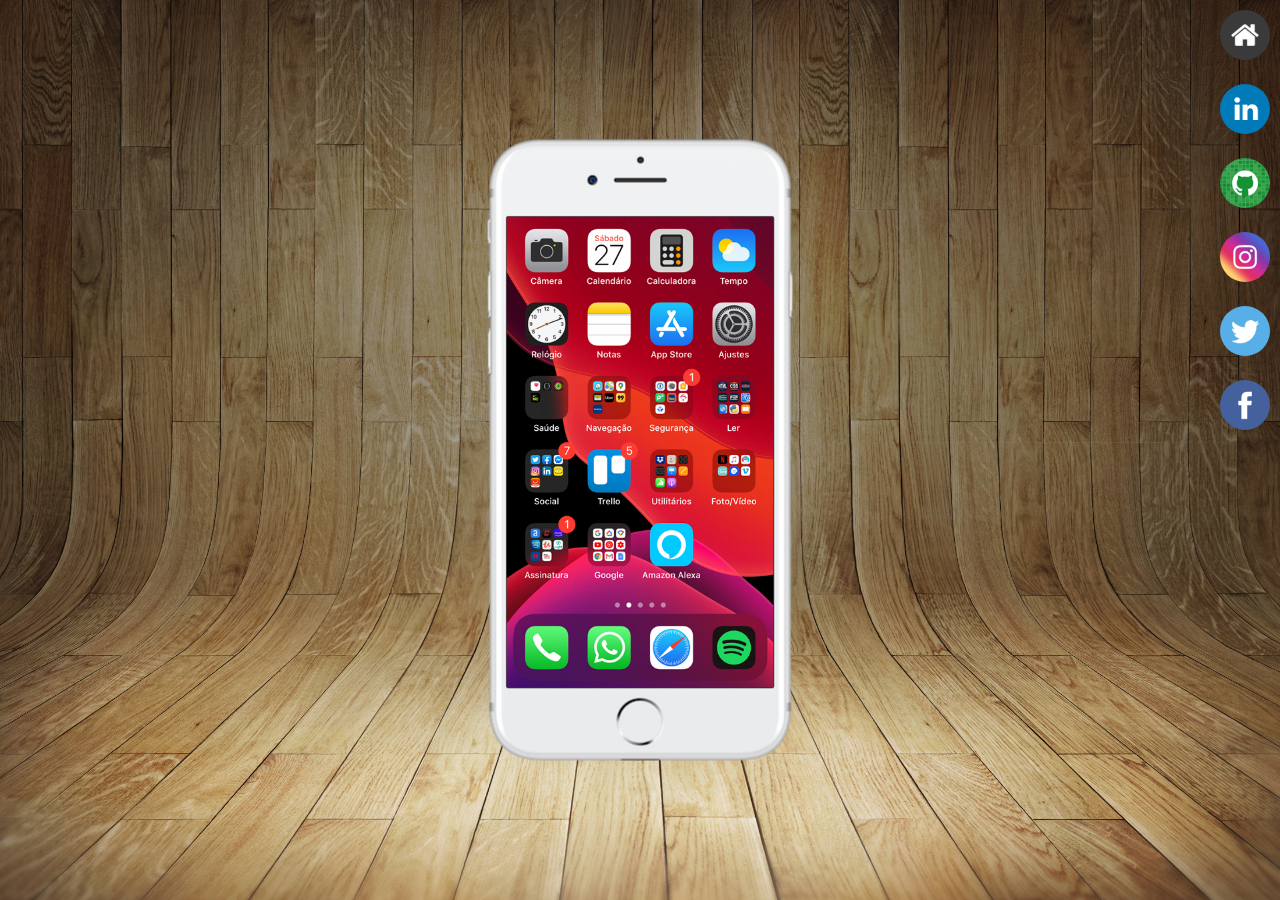
<file: index.html>
<!DOCTYPE html>
<html lang="pt-br">
<head>
    <meta charset="UTF-8">
    <meta name="viewport" content="width=device-width, initial-scale=1.0">
    <link rel="shortcut icon" href="assets/images/favicon.ico" type="image/x-icon">
    <link rel="stylesheet" href="assets/styles/style.css">
    <title>Wendel | Redes sociais</title>
</head>
<body>
    <main>
        <img id="scroll" width="150px" src="assets/images/scroll2.gif" alt="scrolle" >

        <section id="telefone">
            <iframe id="tela" src="home.html" name="tela" frameborder="0"></iframe>
        </section>
        <section id="redes-sociais">
            <!--Target vai para o iframa de 'name' tela criado acima-->
            <a href="home.html" onclick="clicar2()" target="tela"><img src="assets/images/logo-home.jpg" alt="Home"></a><br>
            <a href="linkedin.html" onclick="clicar()" target="tela" id="linkedin"><img src="assets/images/logo-linkedin.png" alt="Linkedin"></a><br>
            <a href="github.html" onclick="clicar()" target="tela"><img src="assets/images/logo-github.jpg" alt="Github"></a><br>
            <a href="instagram.html" onclick="clicar()" target="tela"><img src="assets/images/logo-instagram.jpg" alt="Instagram"></a><br>
            <a href="twitter.html" onclick="clicar()" target="tela"><img src="assets/images/logo-twitter.jpg" alt="Twitter"></a><br>
            <a href="facebook.html" onclick="clicar()" onclick="clicar()" target="tela"><img src="assets/images/logo-facebook.jpg" alt="Facebook"></a><br>
        </section>
    </main>
    <script src="assets/scripts/script.js"></script>
</body>
</html>
</file>
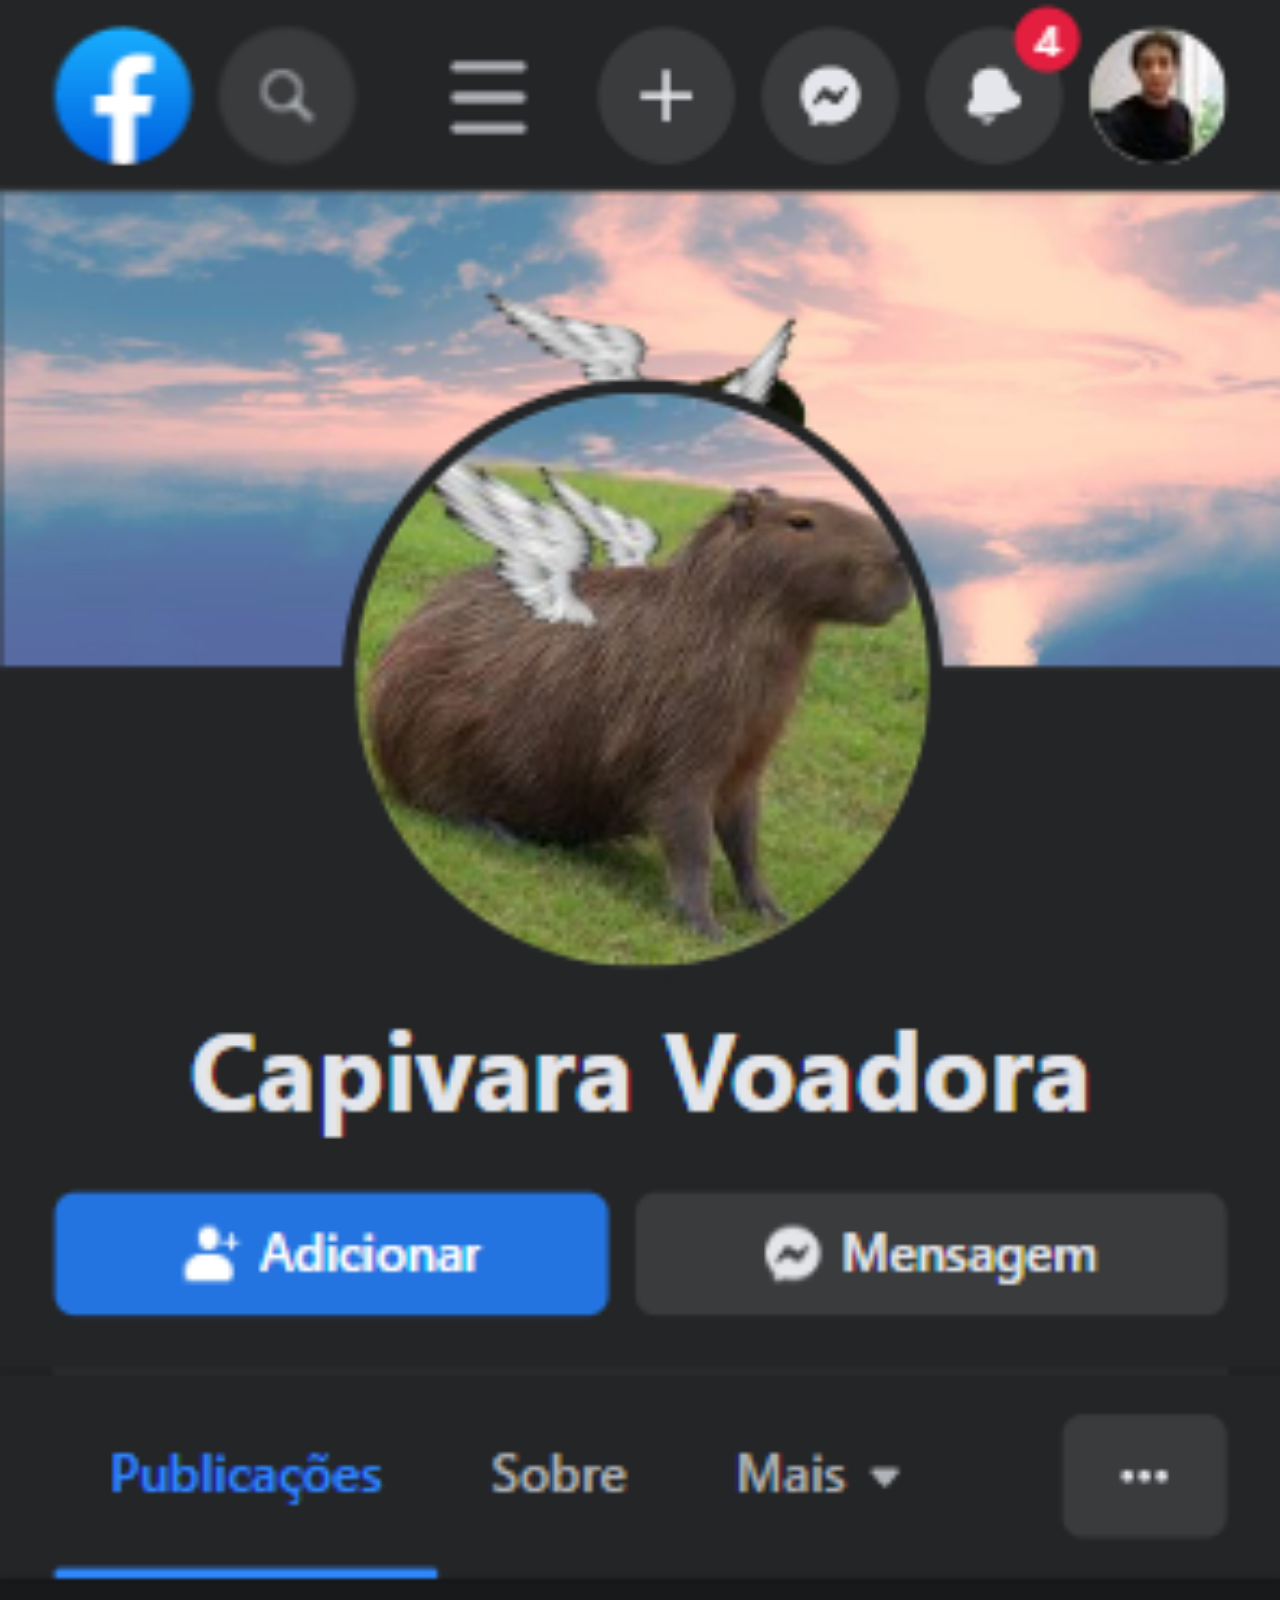
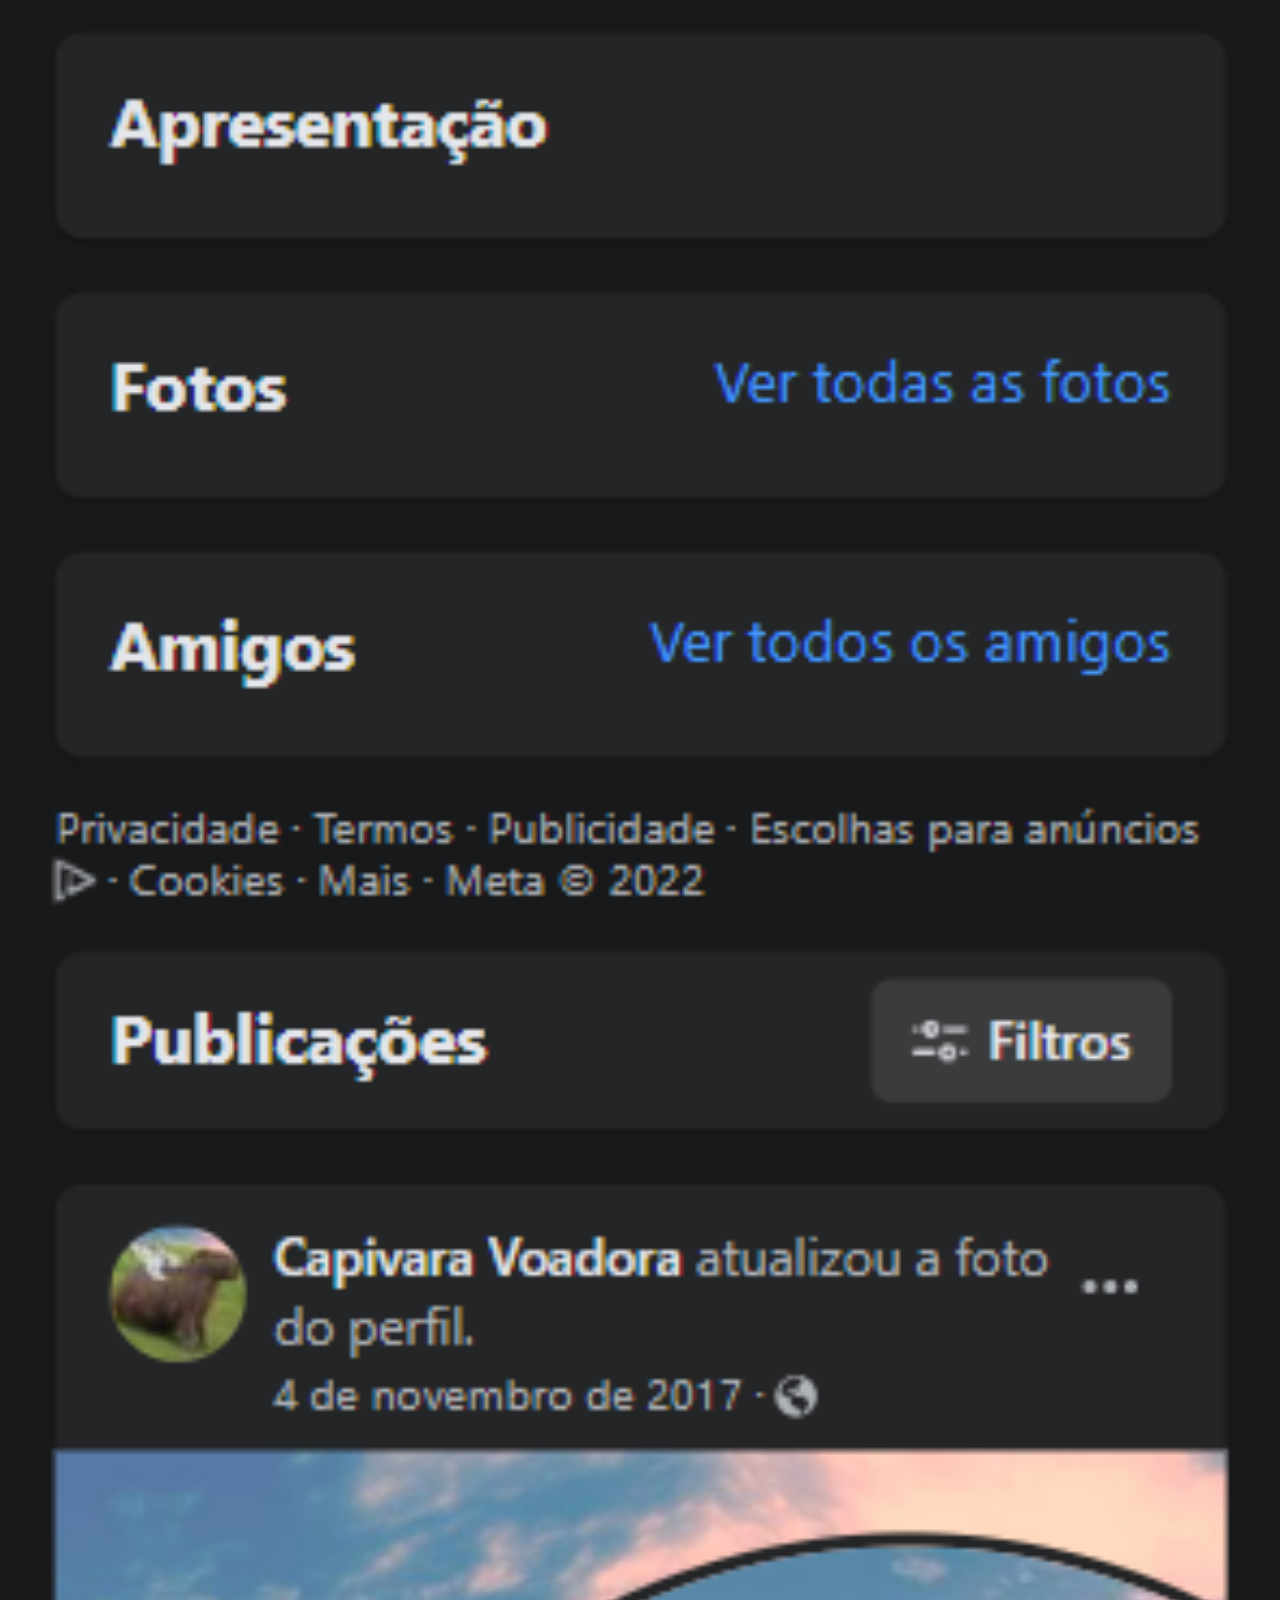
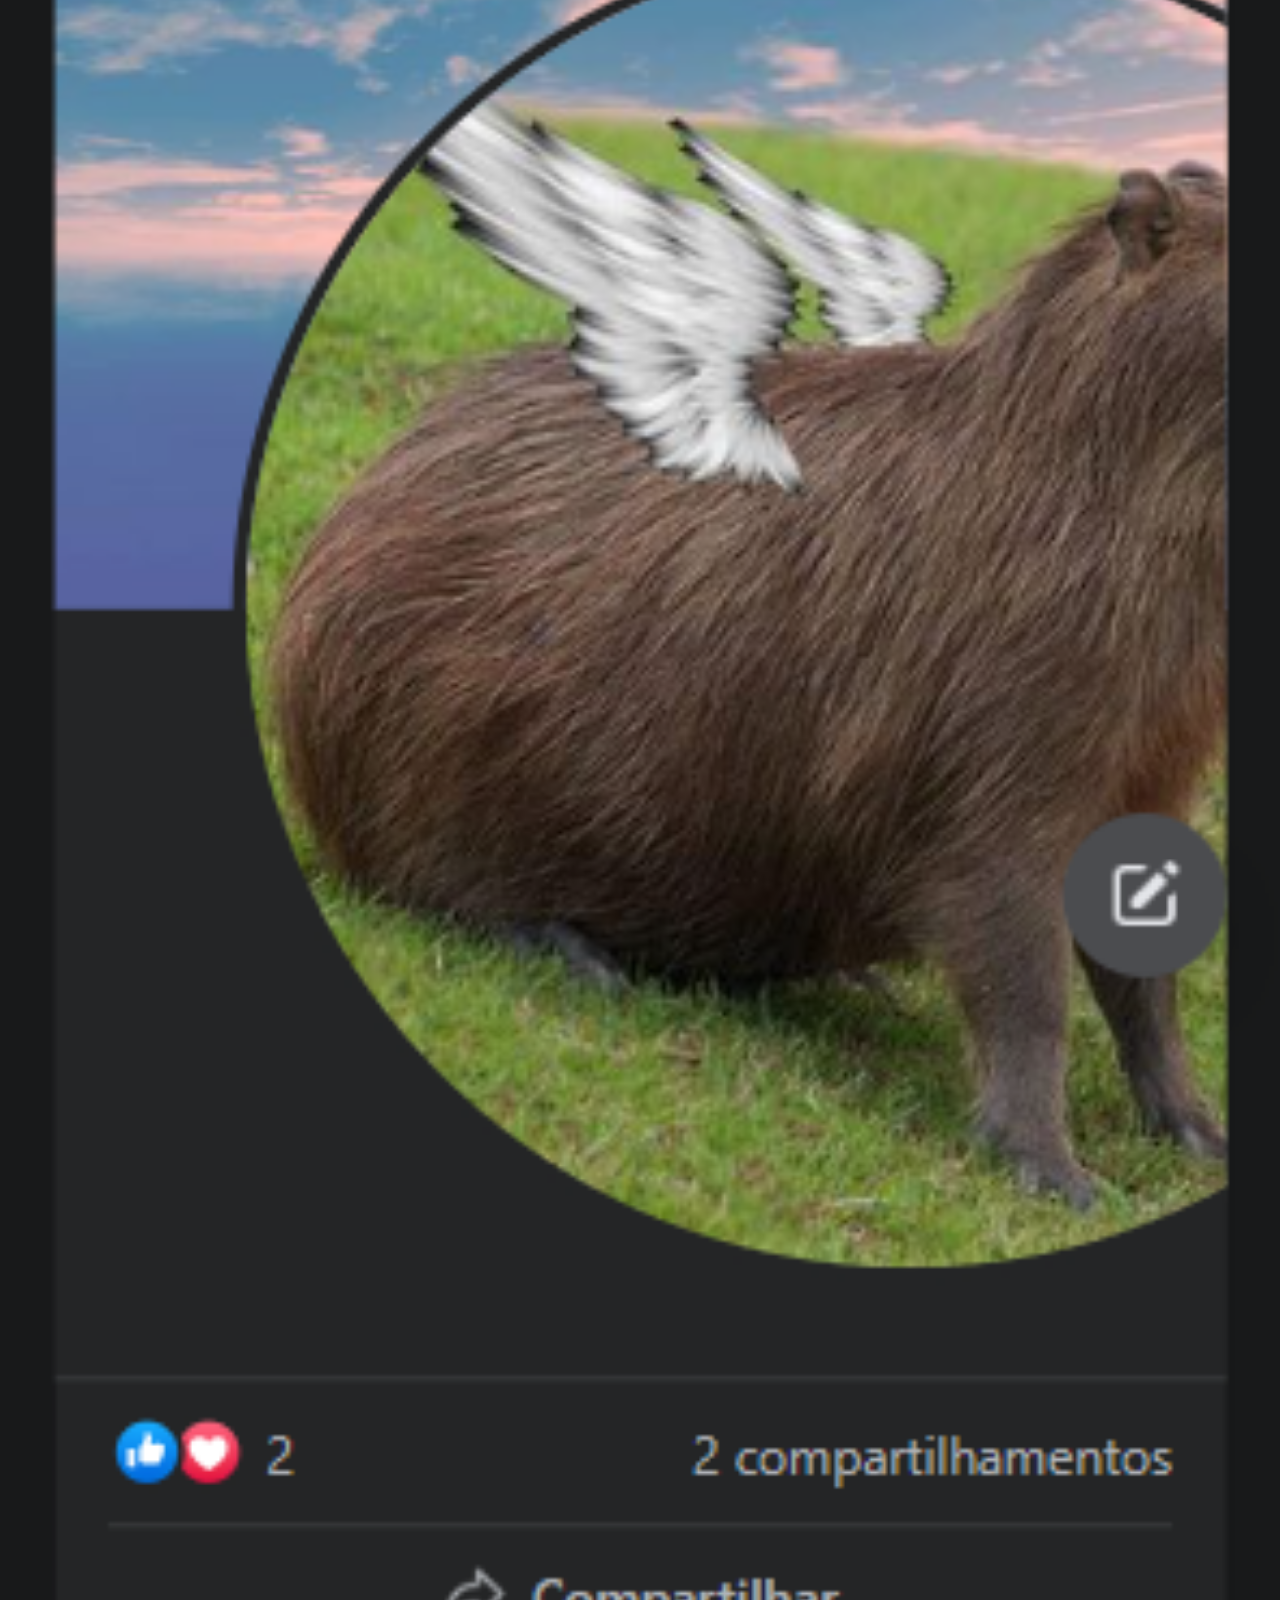
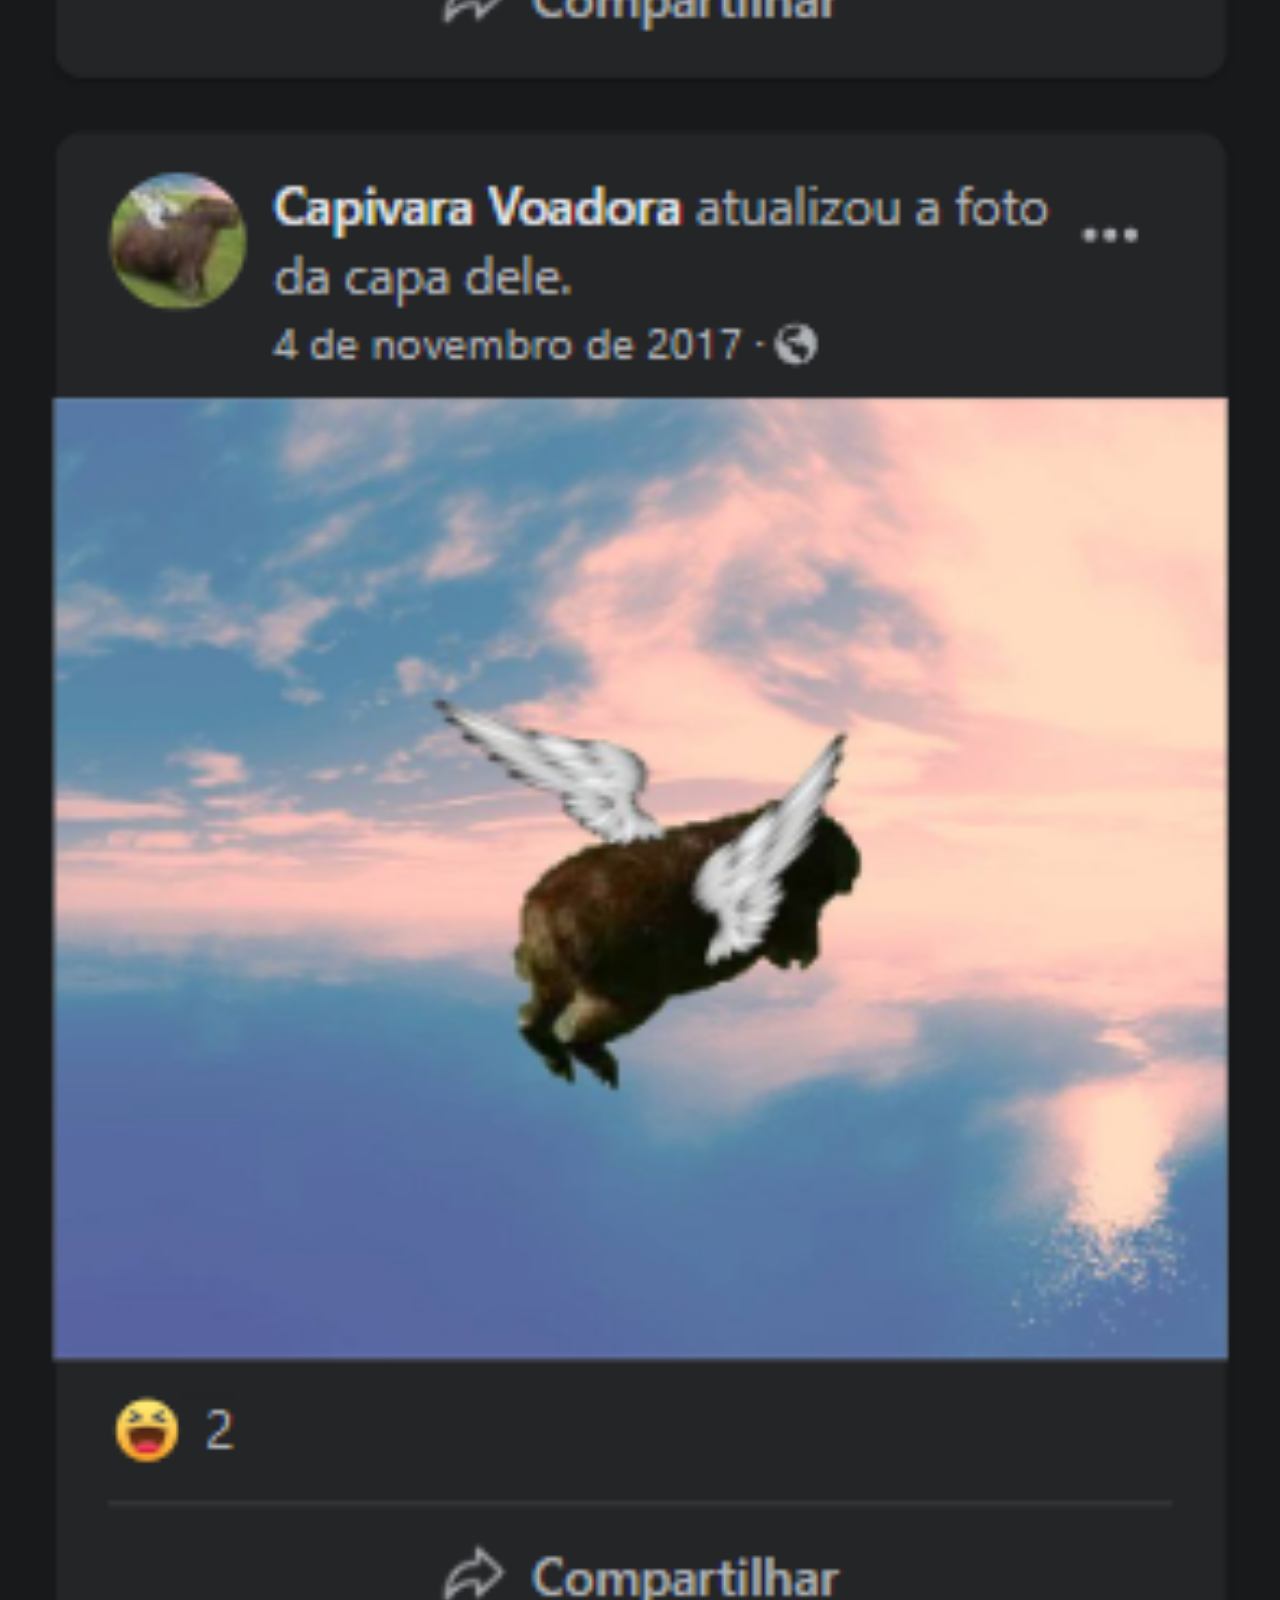
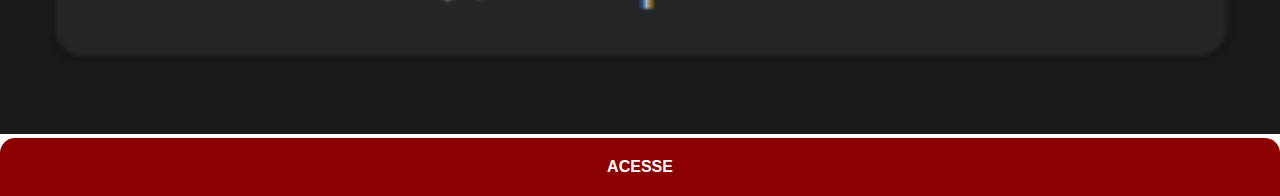
<file: facebook.html>
<!DOCTYPE html>
<html lang="pt-br">

<head>
    <meta charset="UTF-8">
    <meta http-equiv="X-UA-Compatible" content="IE=edge">
    <meta name="viewport" content="width=device-width, initial-scale=1.0">
    <link rel="stylesheet" href="assets/styles/social.css">
    <title>Facebook</title>
</head>

<body>
    <img src="assets/images/tela-facebook.png" alt="Facebook">
    <a href="https://www.facebook.com" target="_blank">ACESSE</a>
</body>

</html>
</file>
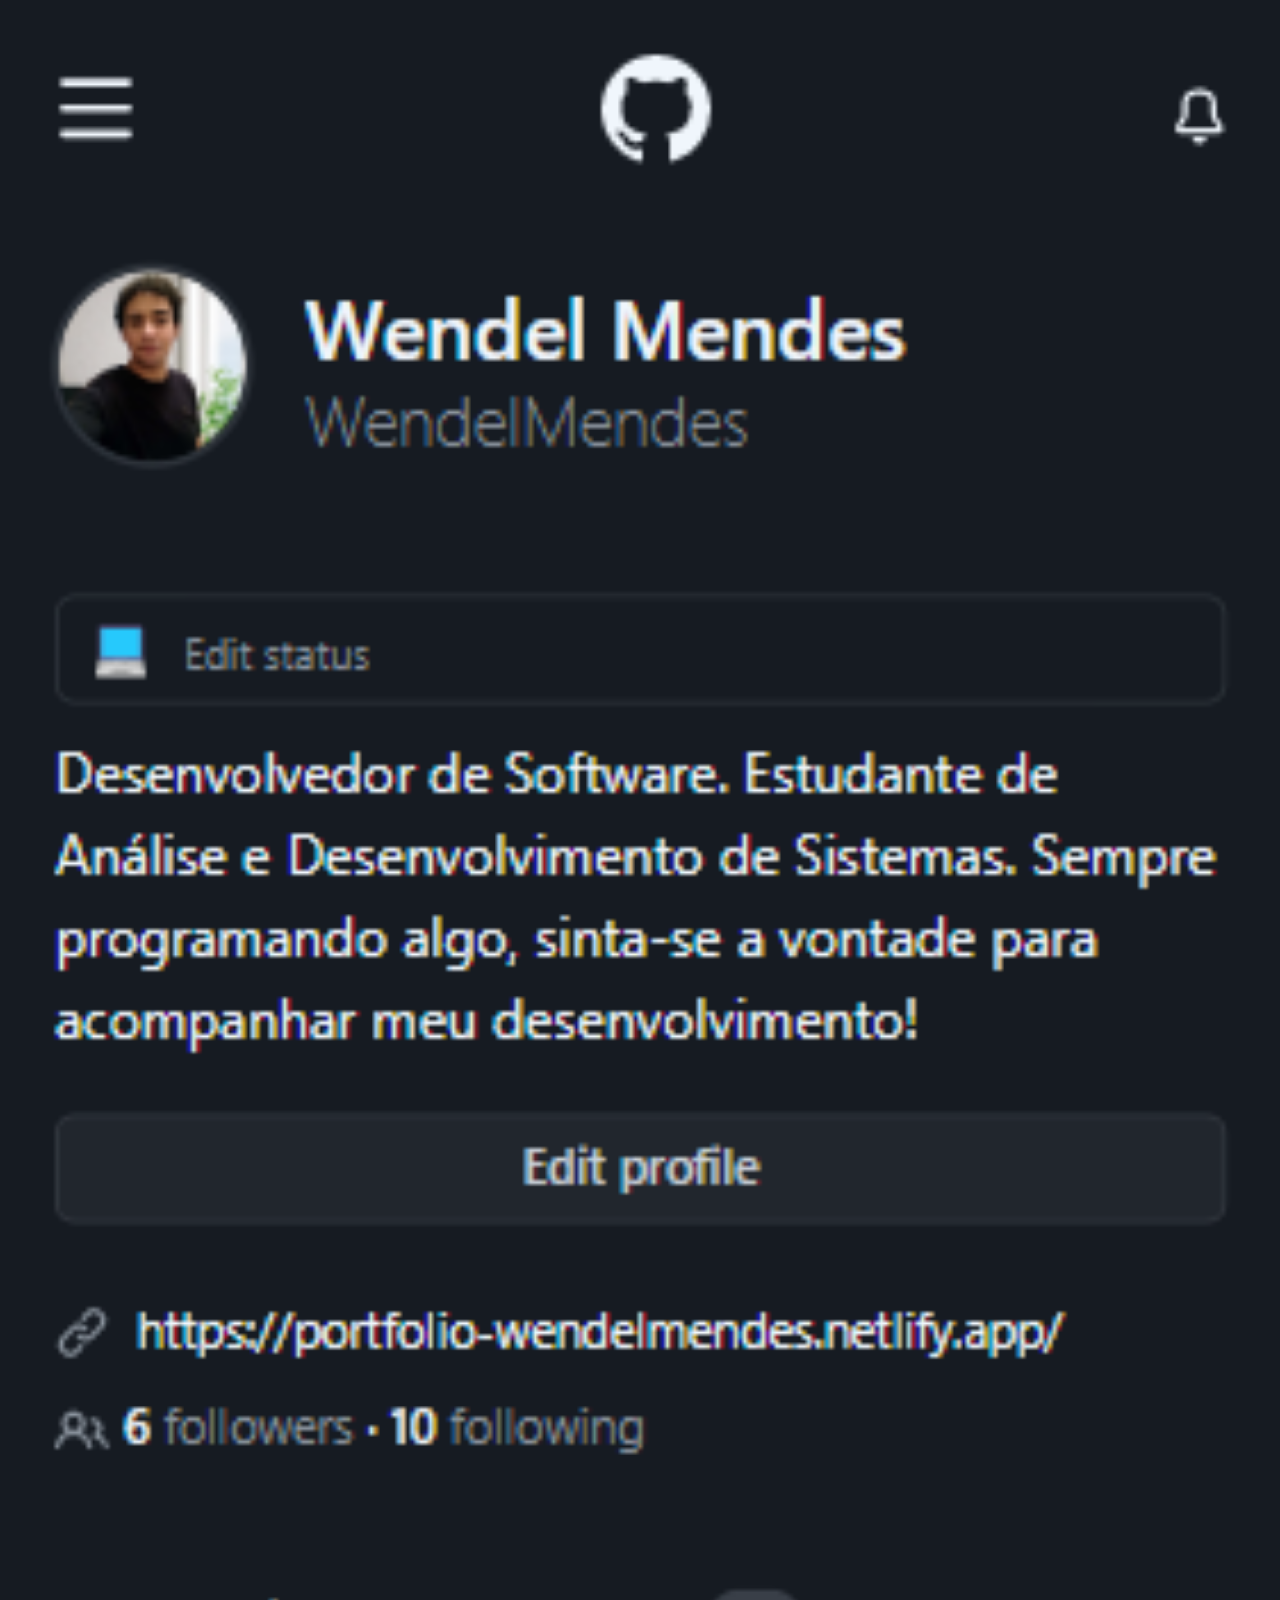
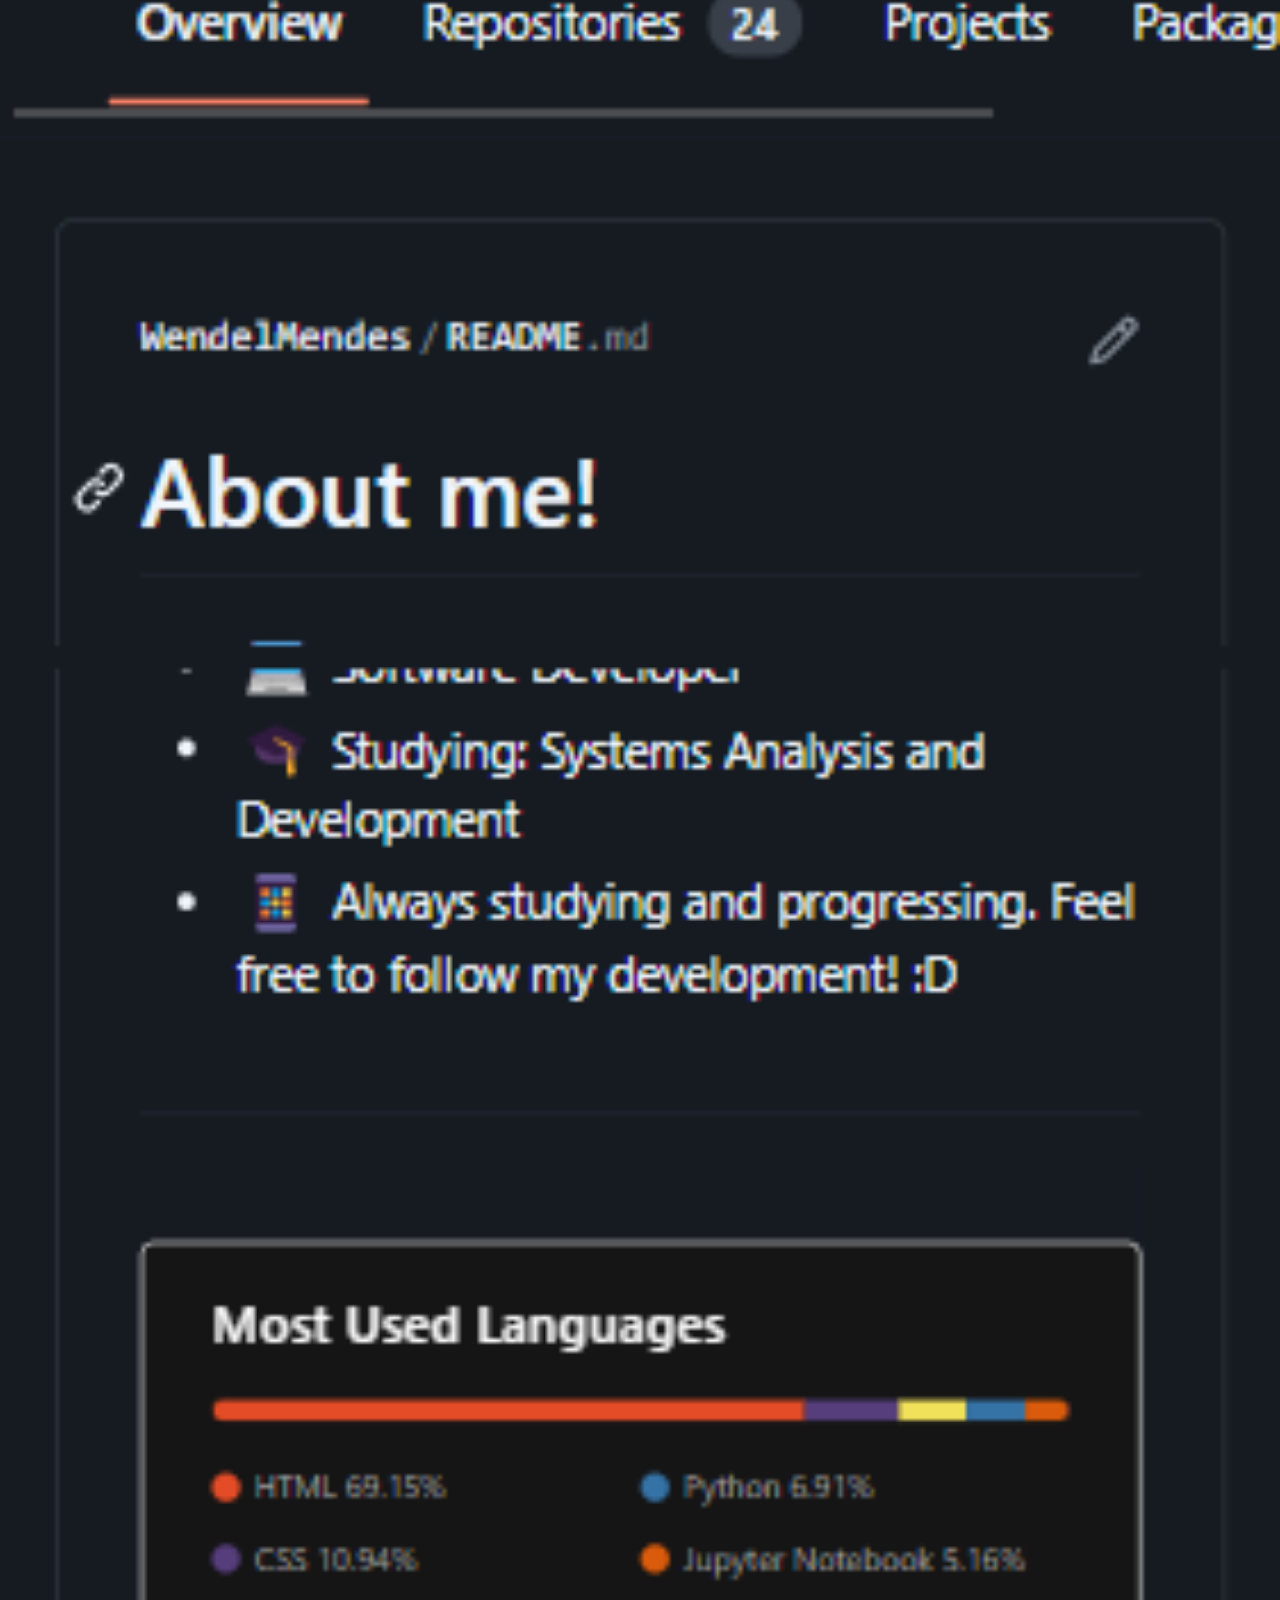
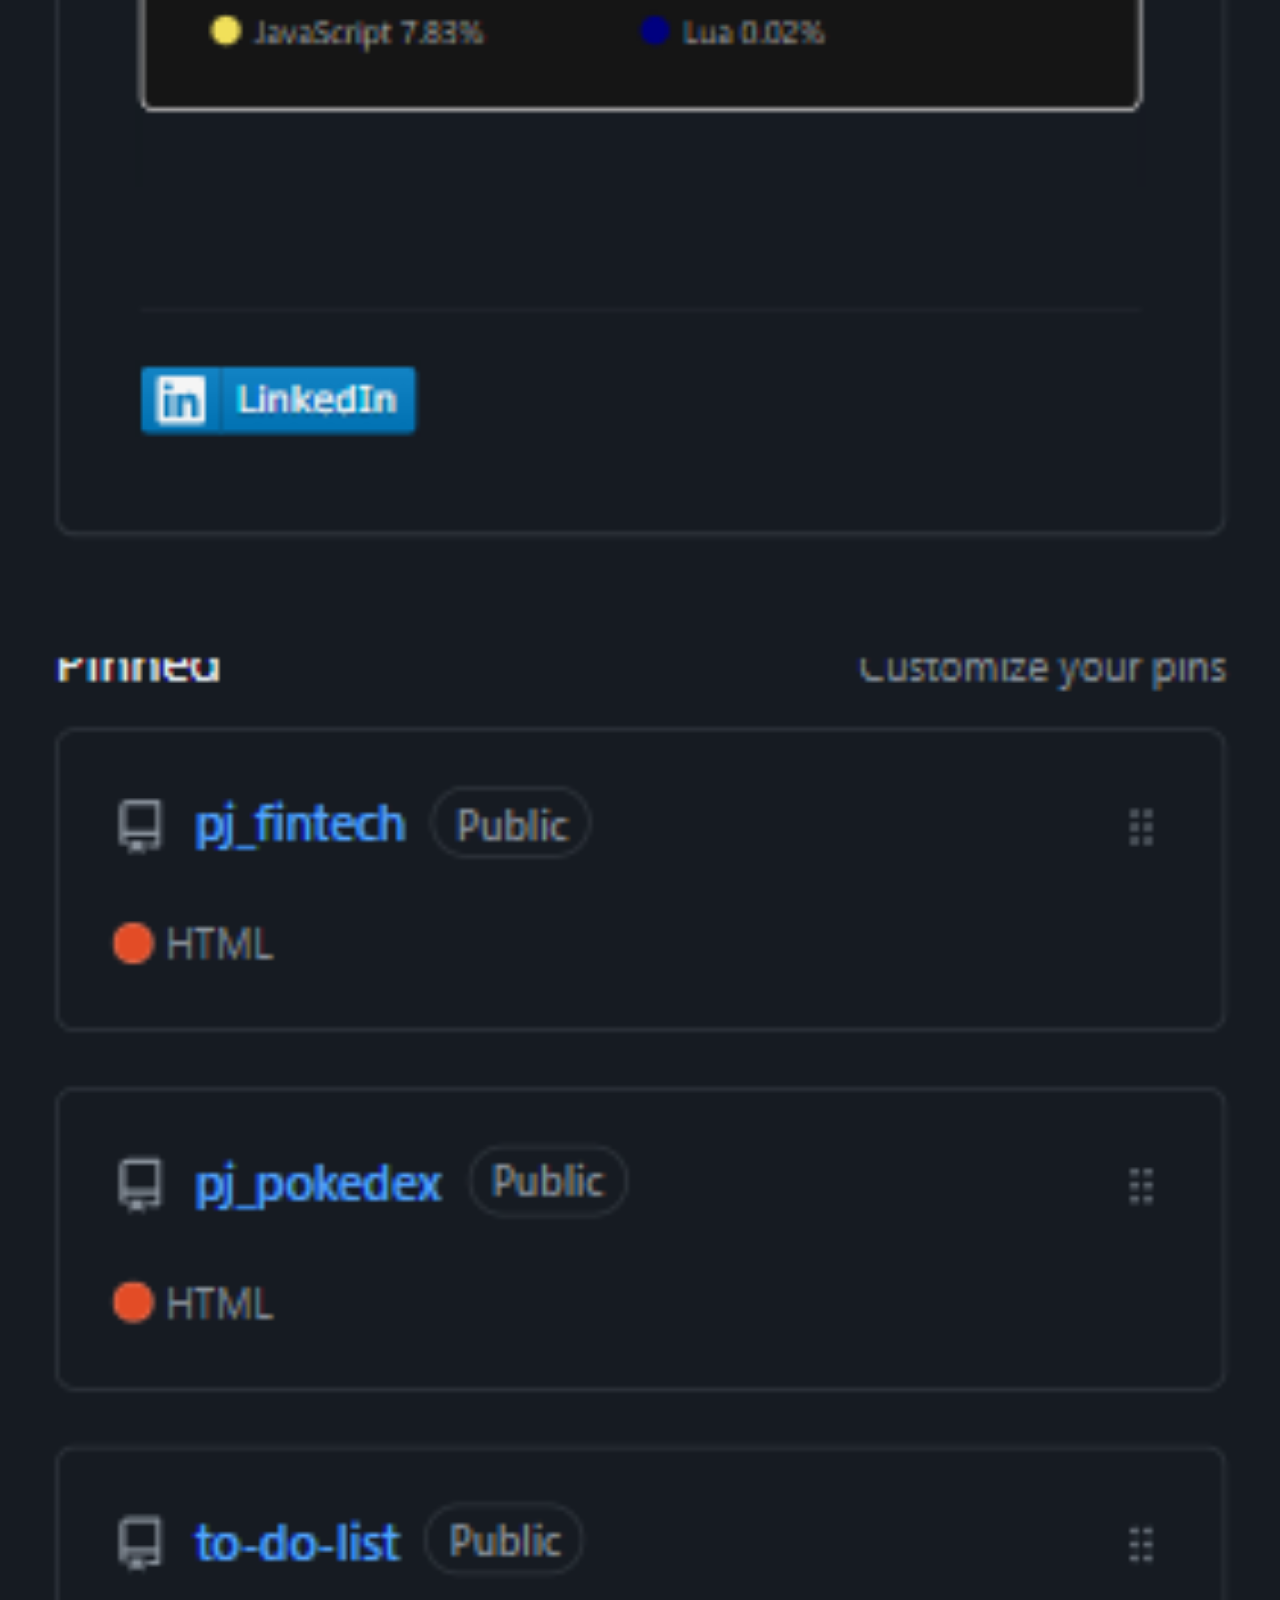
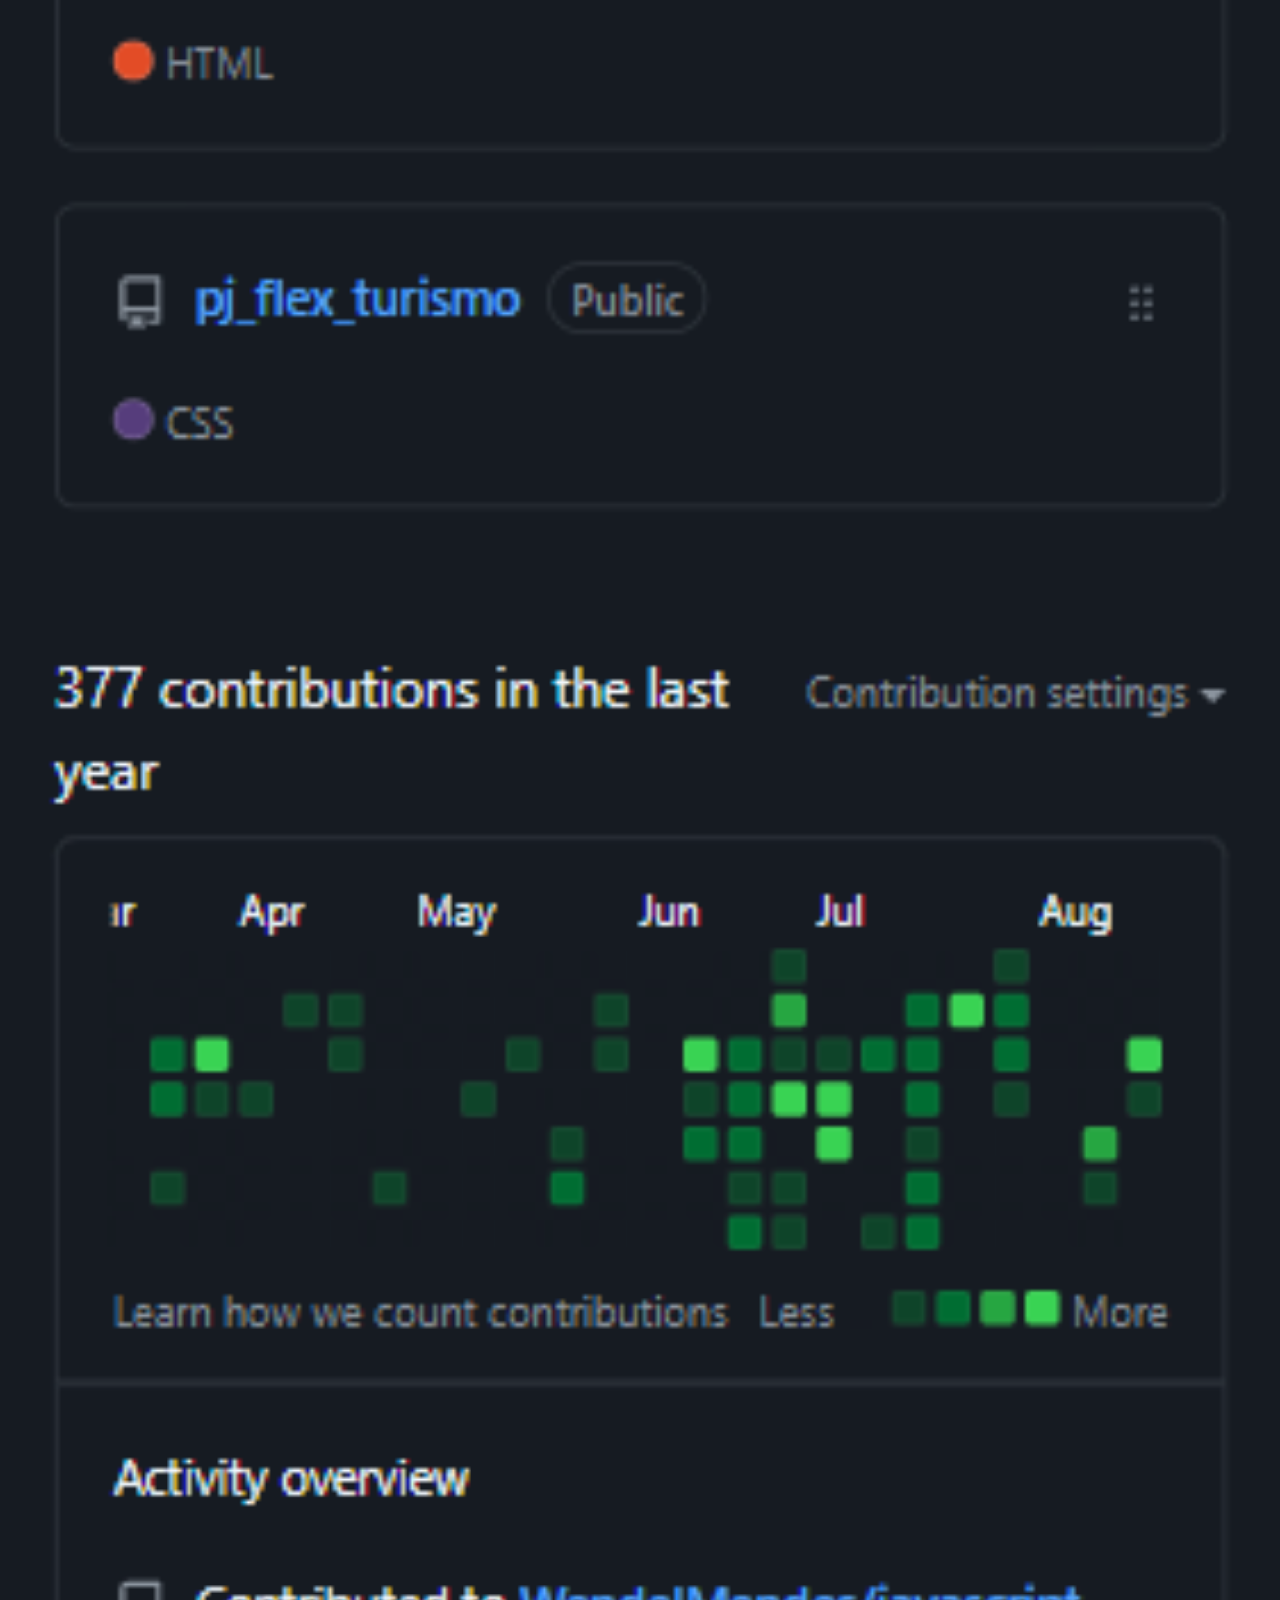
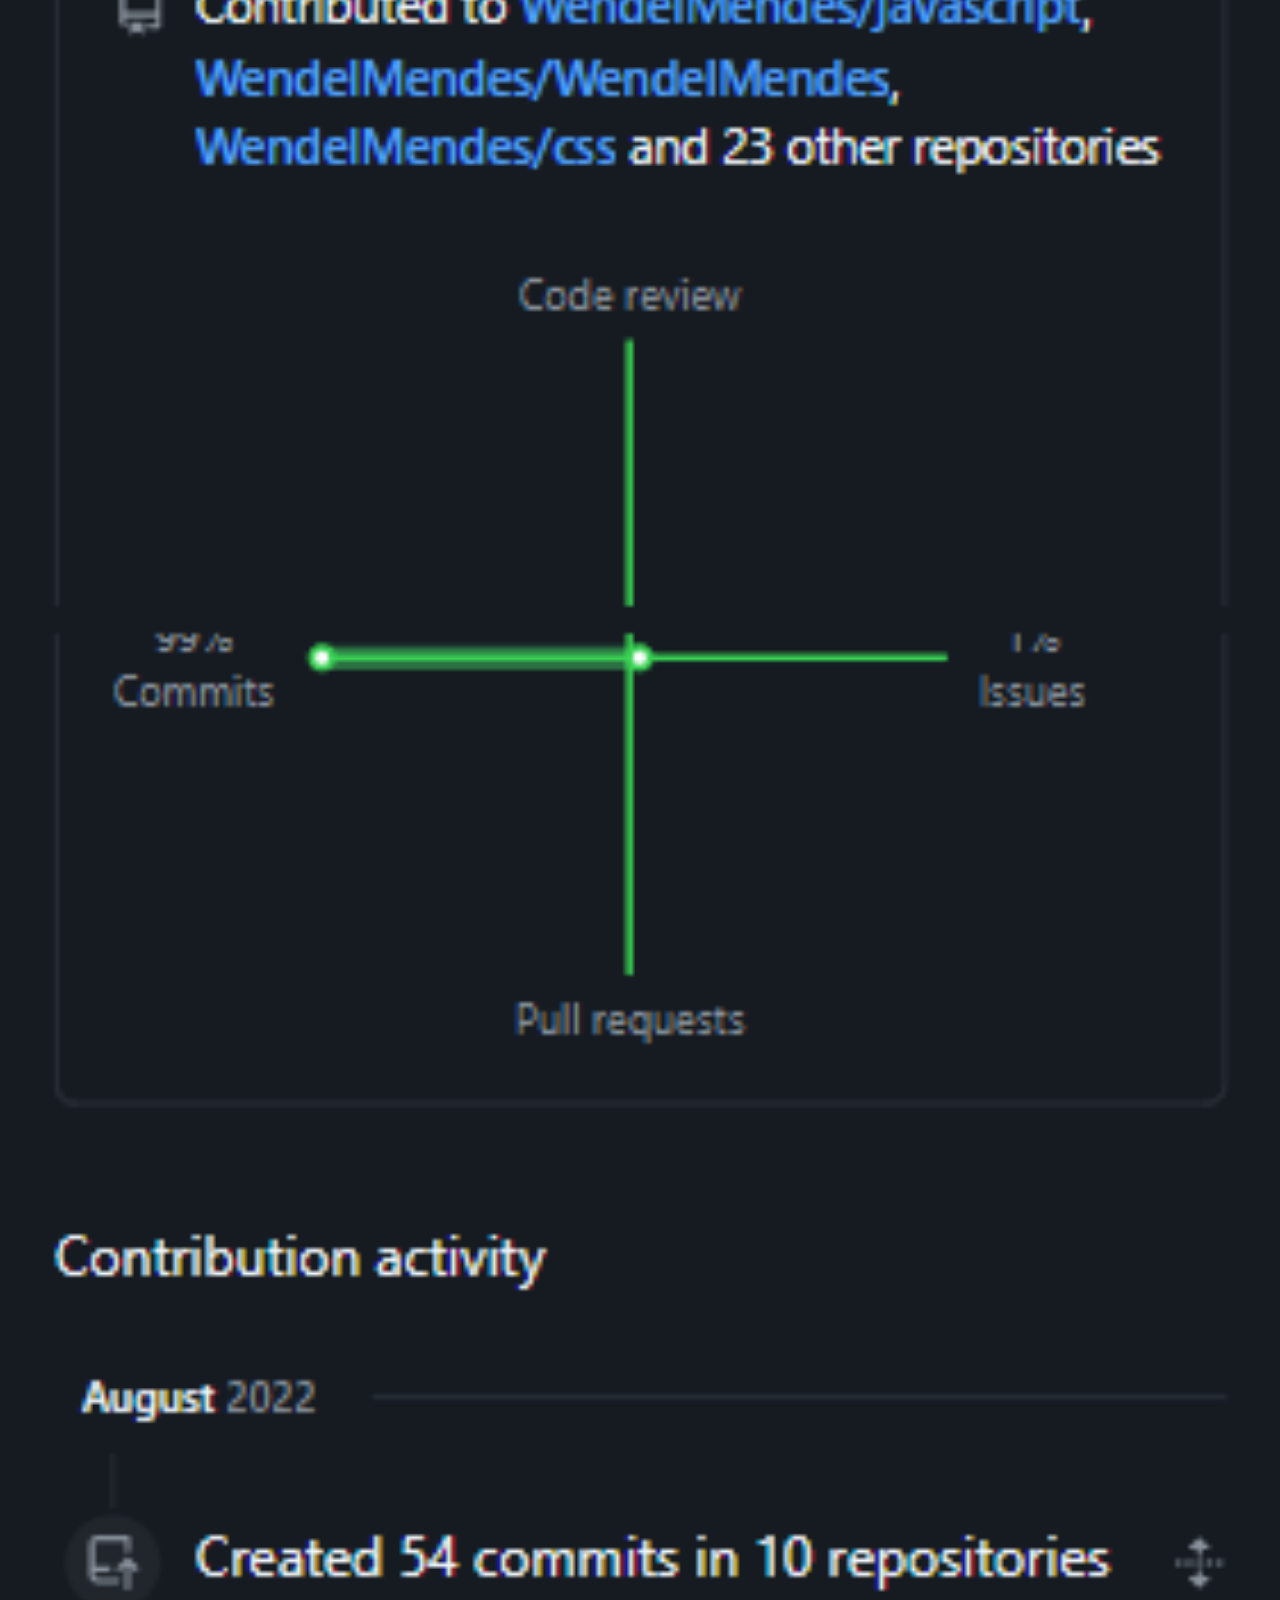
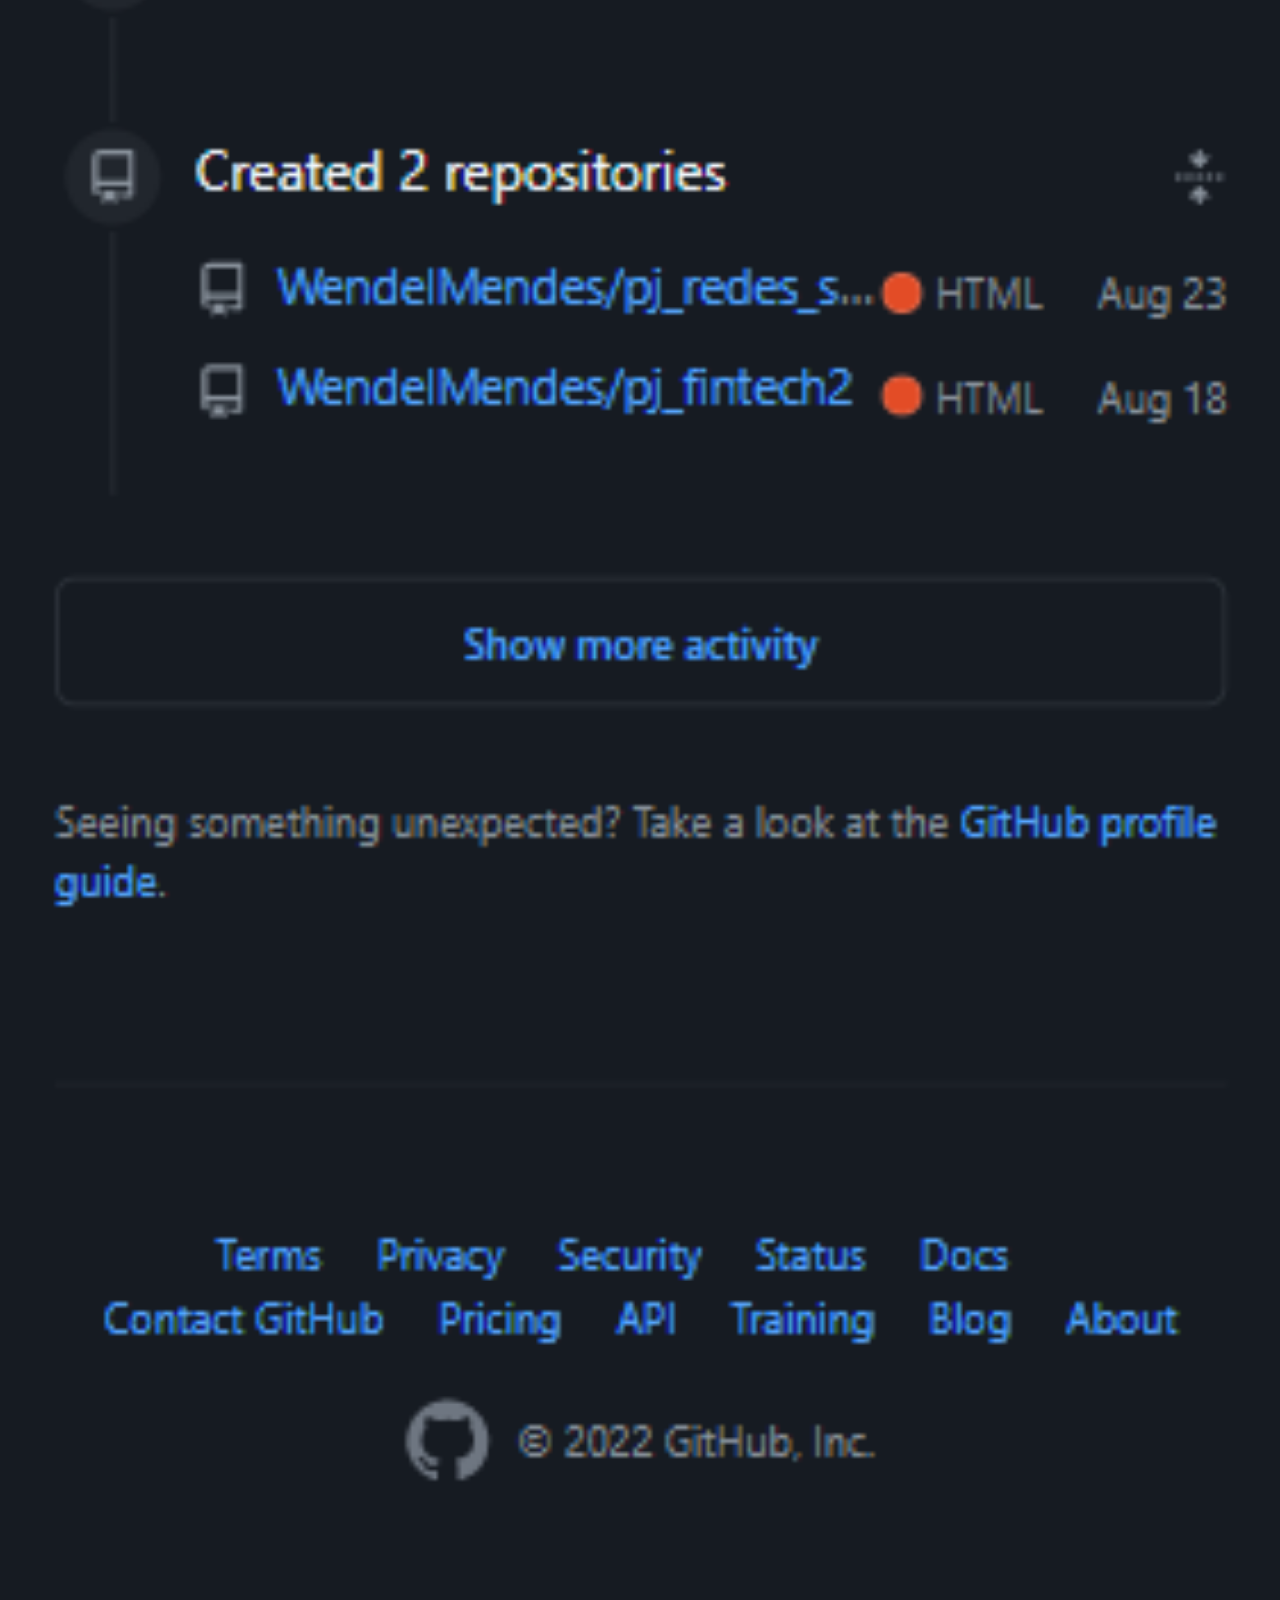
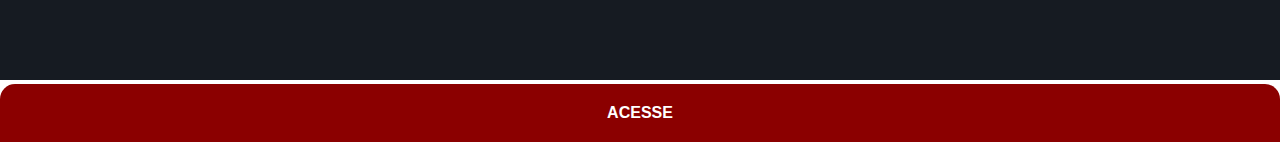
<file: github.html>
<!DOCTYPE html>
<html lang="pt-br">

<head>
    <meta charset="UTF-8">
    <meta http-equiv="X-UA-Compatible" content="IE=edge">
    <meta name="viewport" content="width=device-width, initial-scale=1.0">
    <link rel="stylesheet" href="assets/styles/social.css">
    <title>Github</title>
</head>

<body>
    <img src="assets/images/tela-github.png" alt="Github">
    <a href="https://github.com/WendelMendes" target="_blank">ACESSE</a>
</body>

</html>
</file>
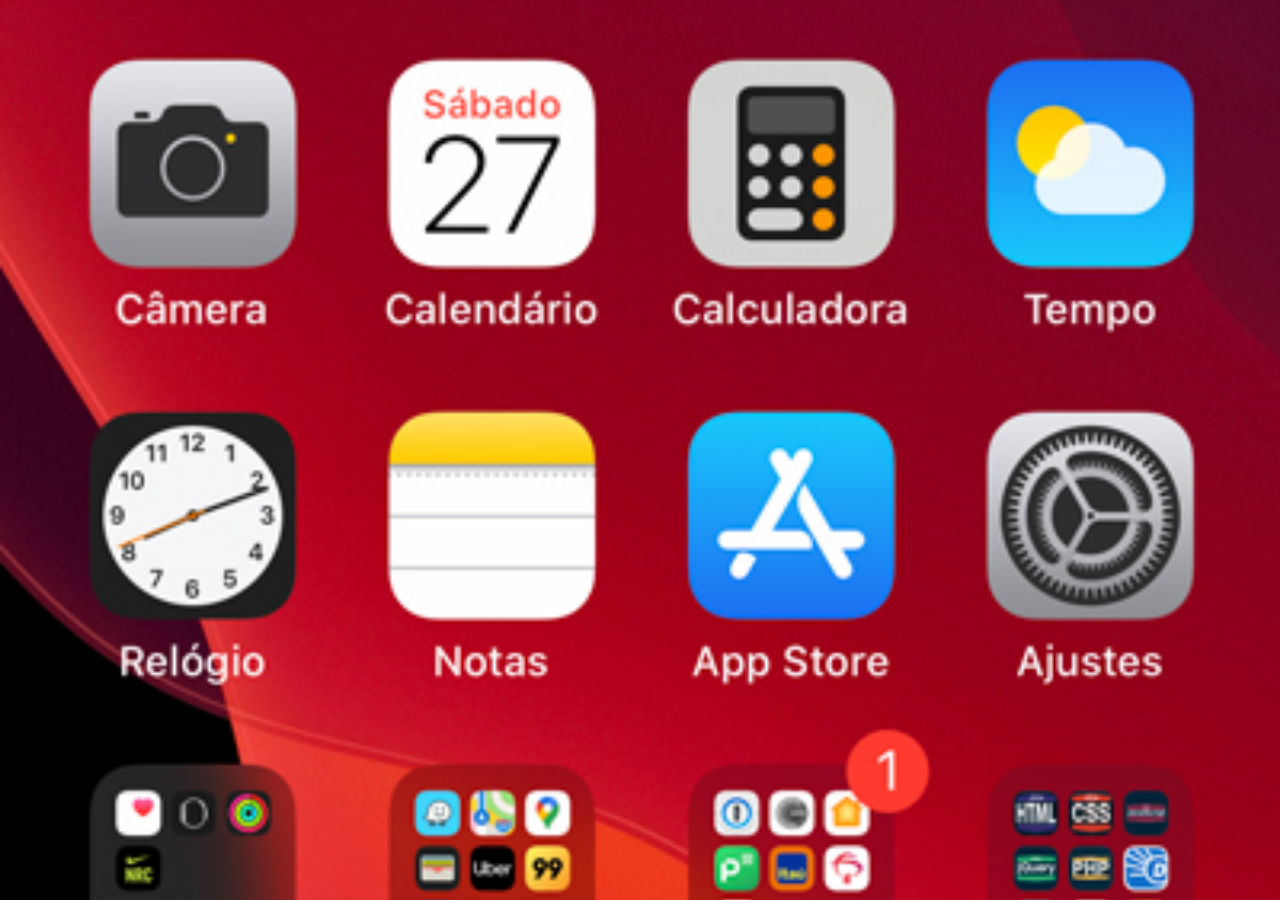
<file: home.html>
<!DOCTYPE html>
<html lang="pt-br">
<head>
    <meta charset="UTF-8">
    <meta name="viewport" content="width=device-width, initial-scale=1.0">
    <title>Home</title>
    <style>
        * {
            margin: 0;
            padding: 0;
        }

        body {
            height: 100vh;
            width: 100vw;
            background: black url(./assets/images/tela-home.jpg) no-repeat top center;
            background-size: cover;
        }
    </style>
</head>
<body>
    
</body>
</html>
</file>
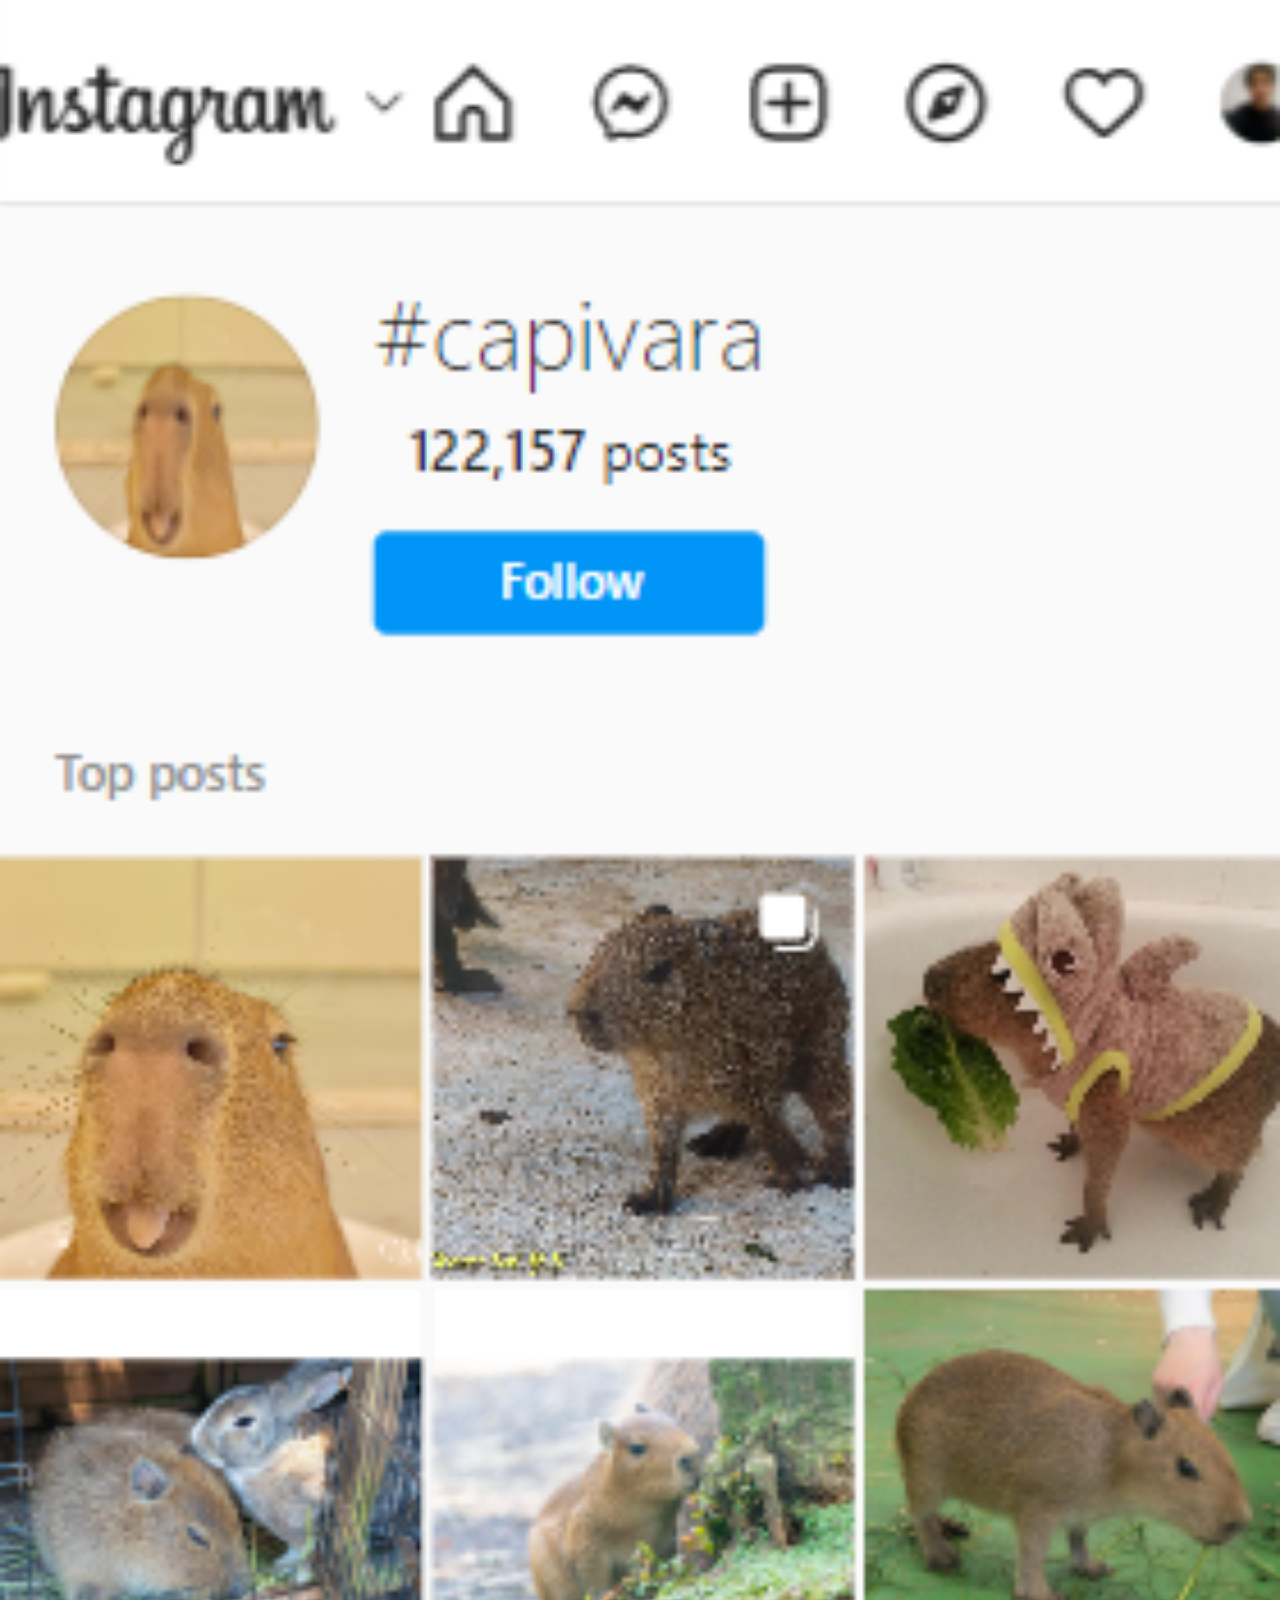
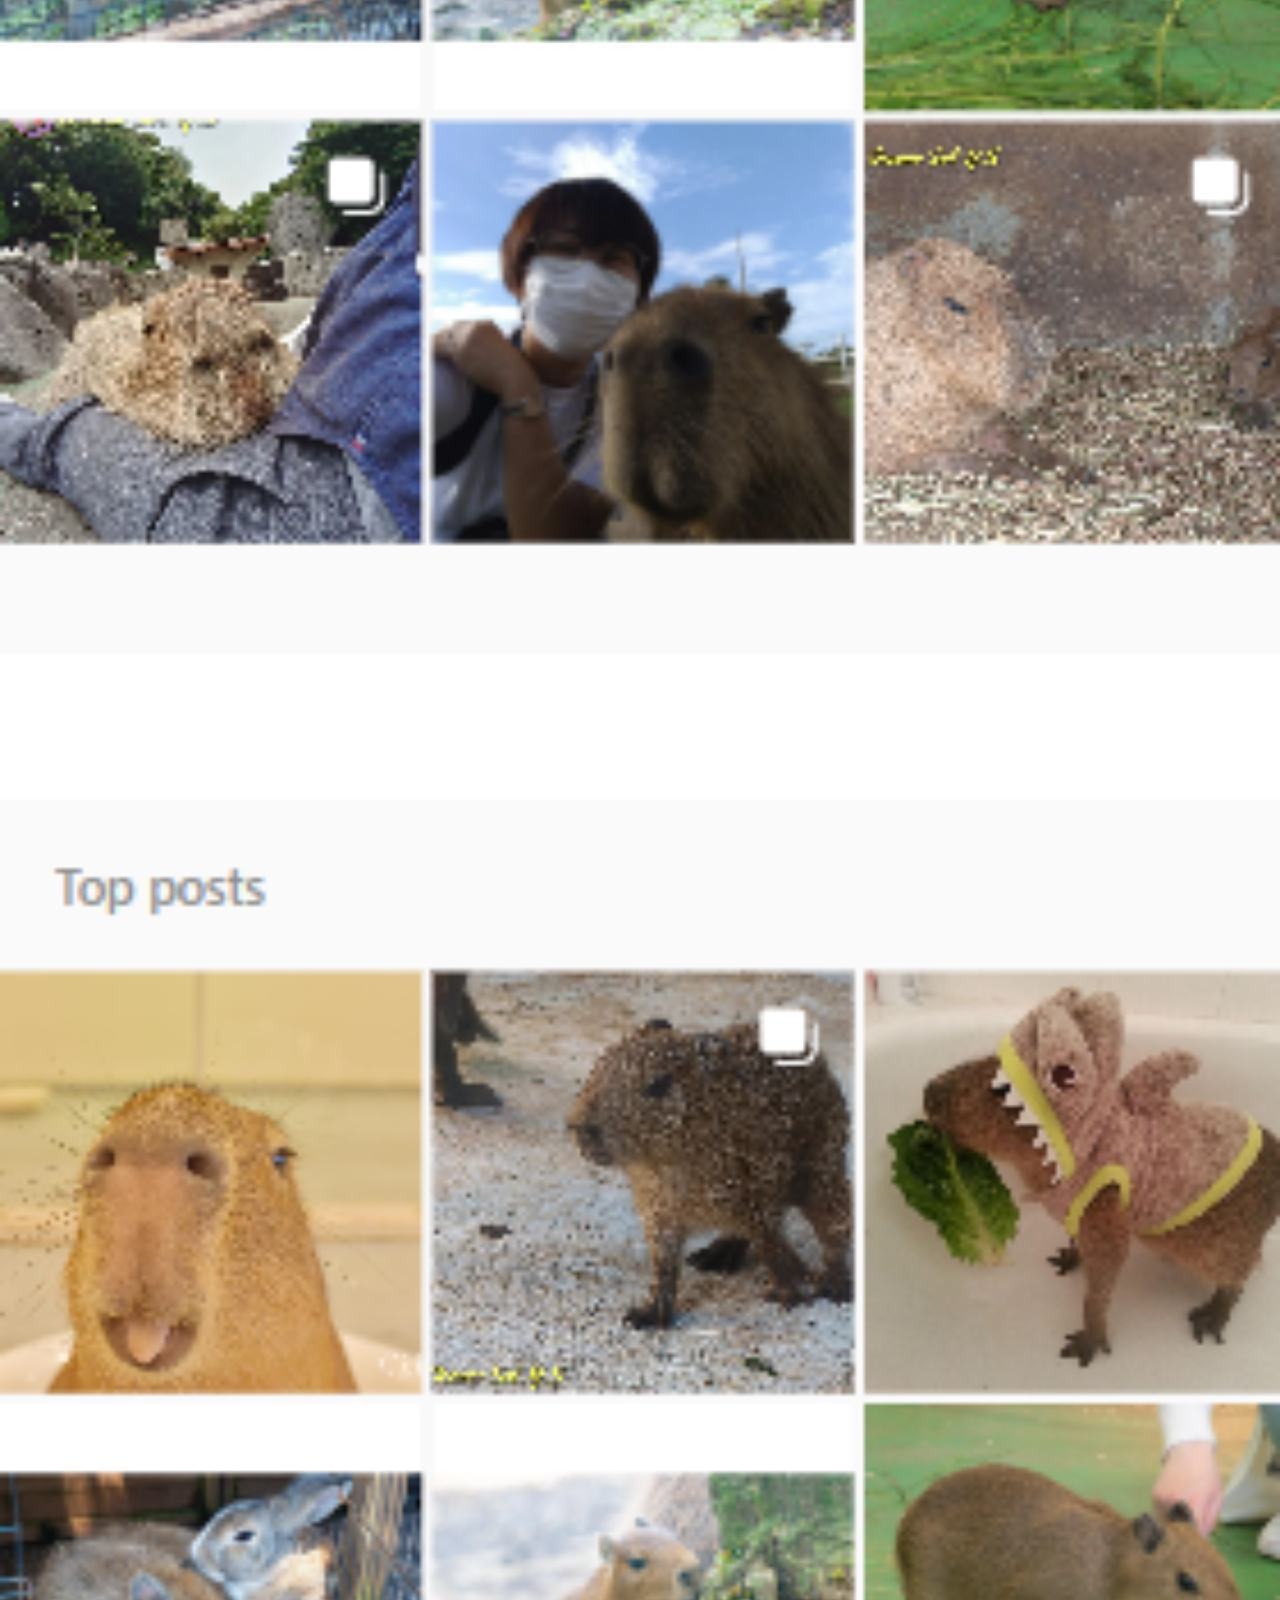
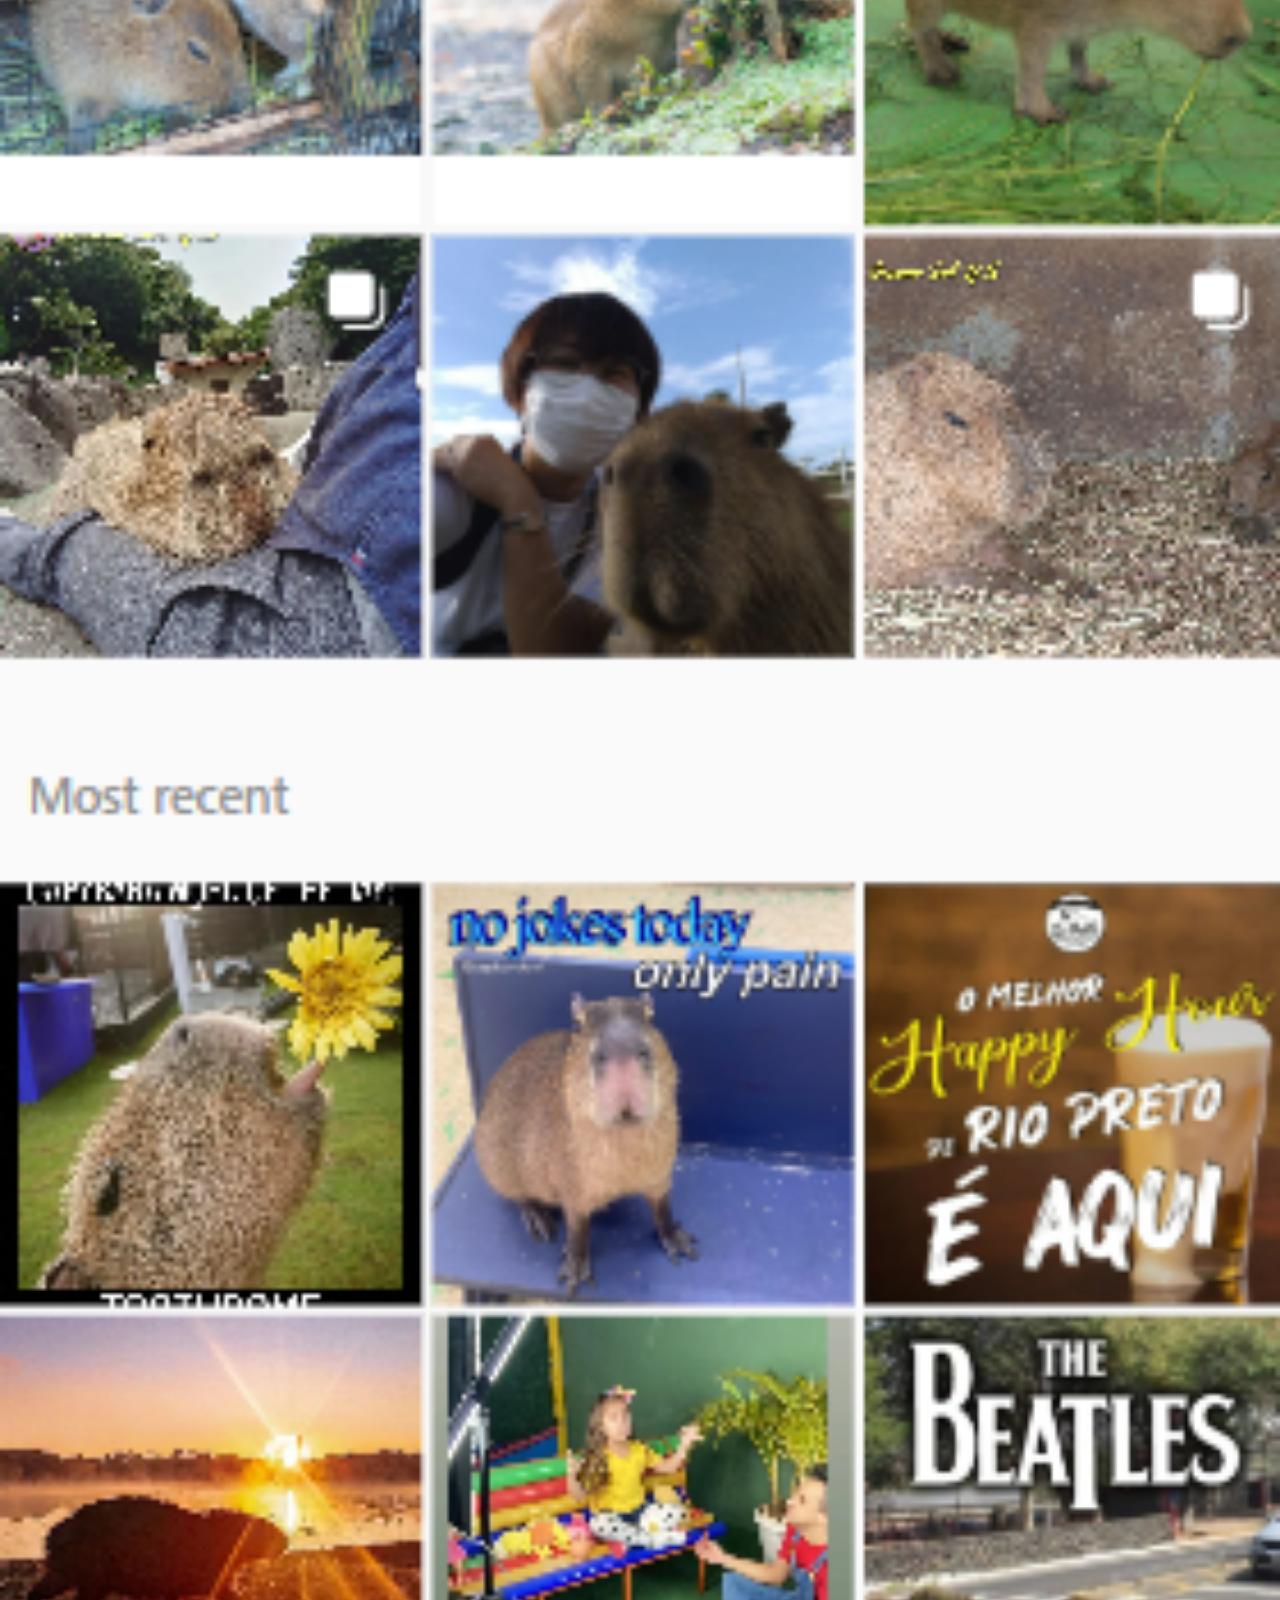
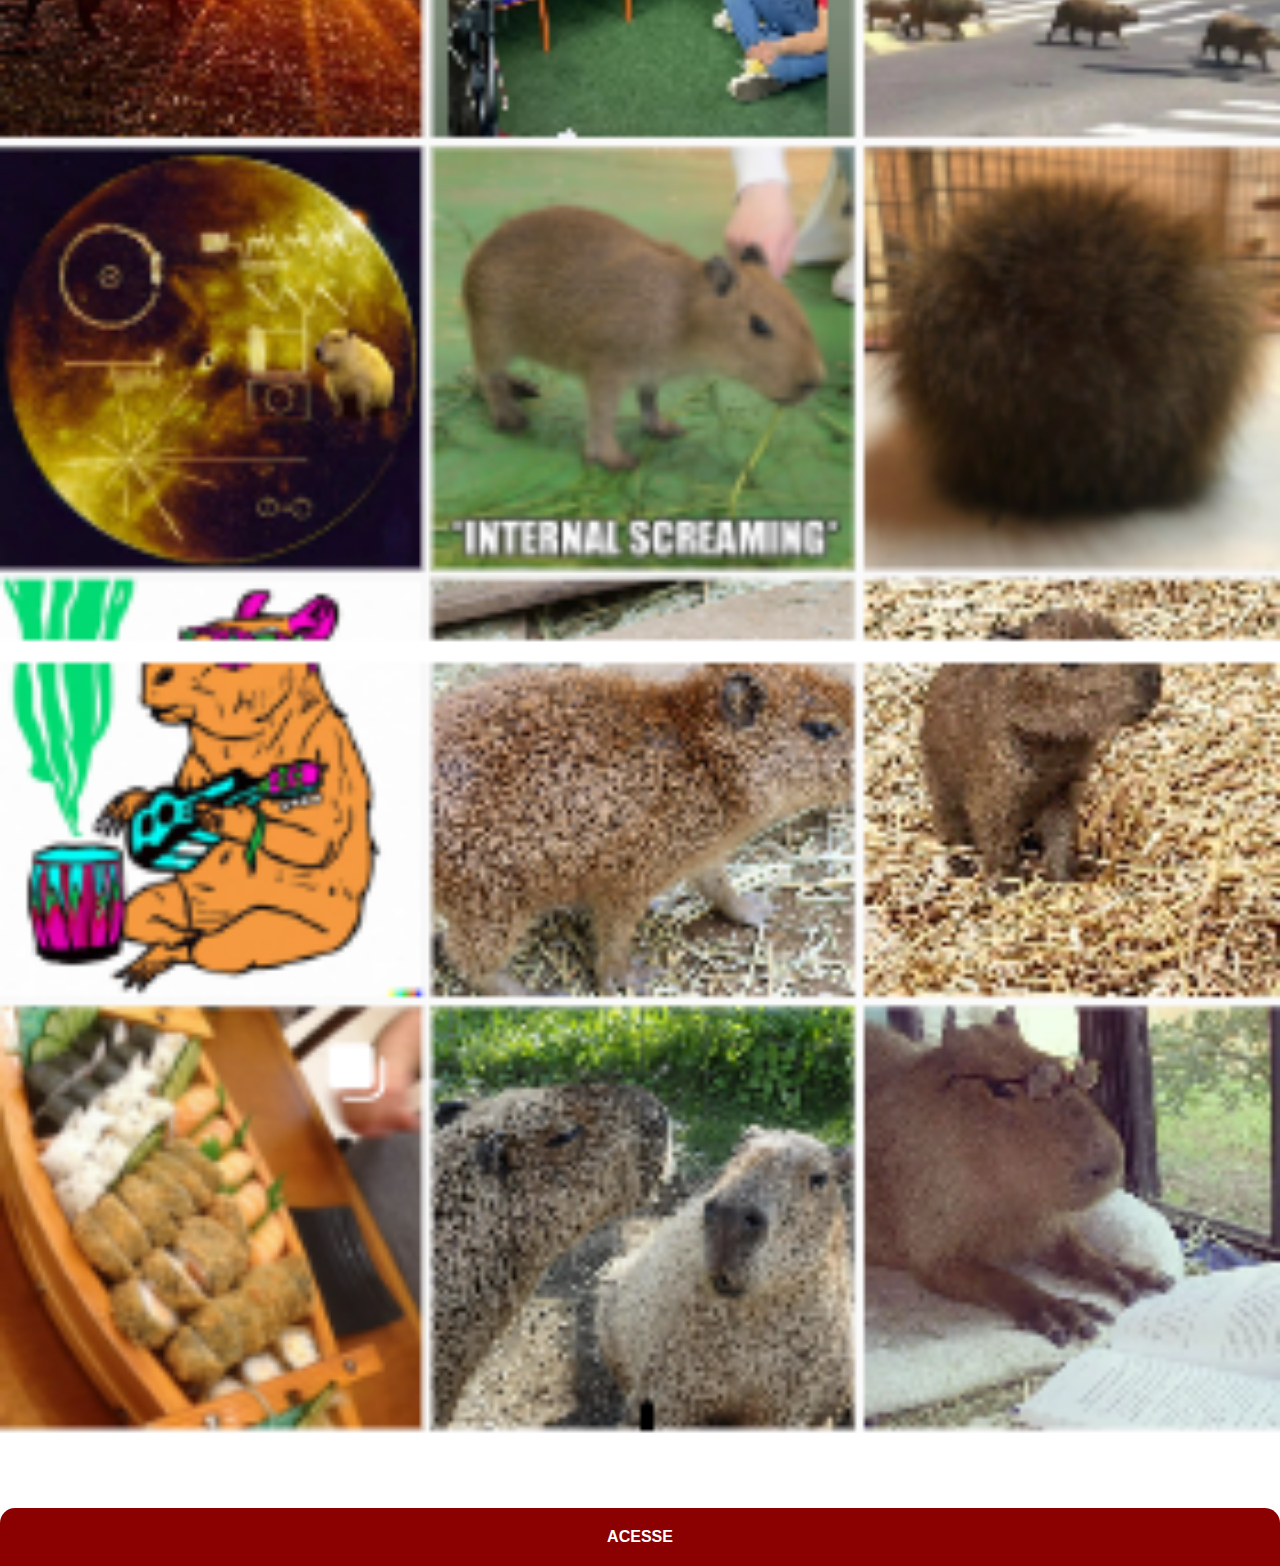
<file: instagram.html>
<!DOCTYPE html>
<html lang="pt-br">

<head>
    <meta charset="UTF-8">
    <meta http-equiv="X-UA-Compatible" content="IE=edge">
    <meta name="viewport" content="width=device-width, initial-scale=1.0">
    <link rel="stylesheet" href="assets/styles/social.css">
    <title>Instagram</title>
</head>

<body>
    <img src="assets/images/tela-instagram.png" alt="Instagram">
    <a href="https://www.instagram.com" target="_blank">ACESSE</a>
</body>

</html>
</file>
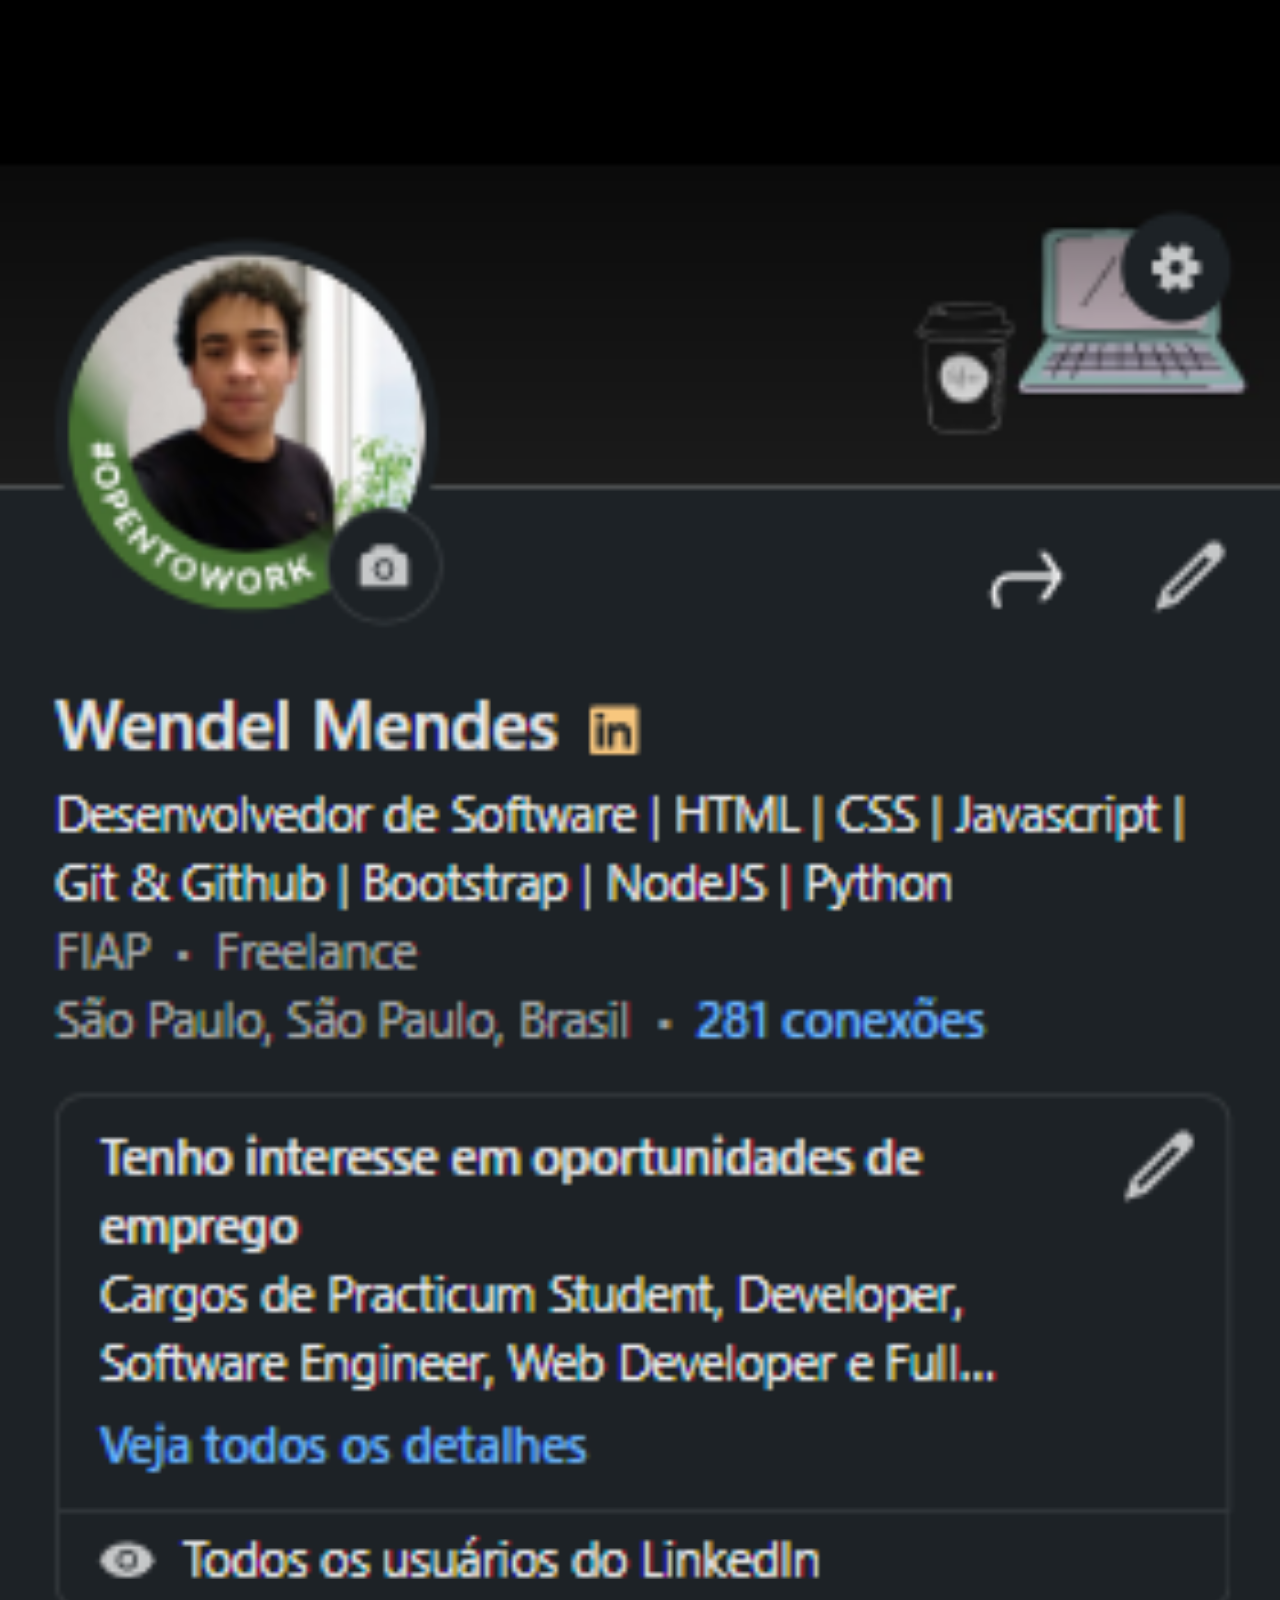
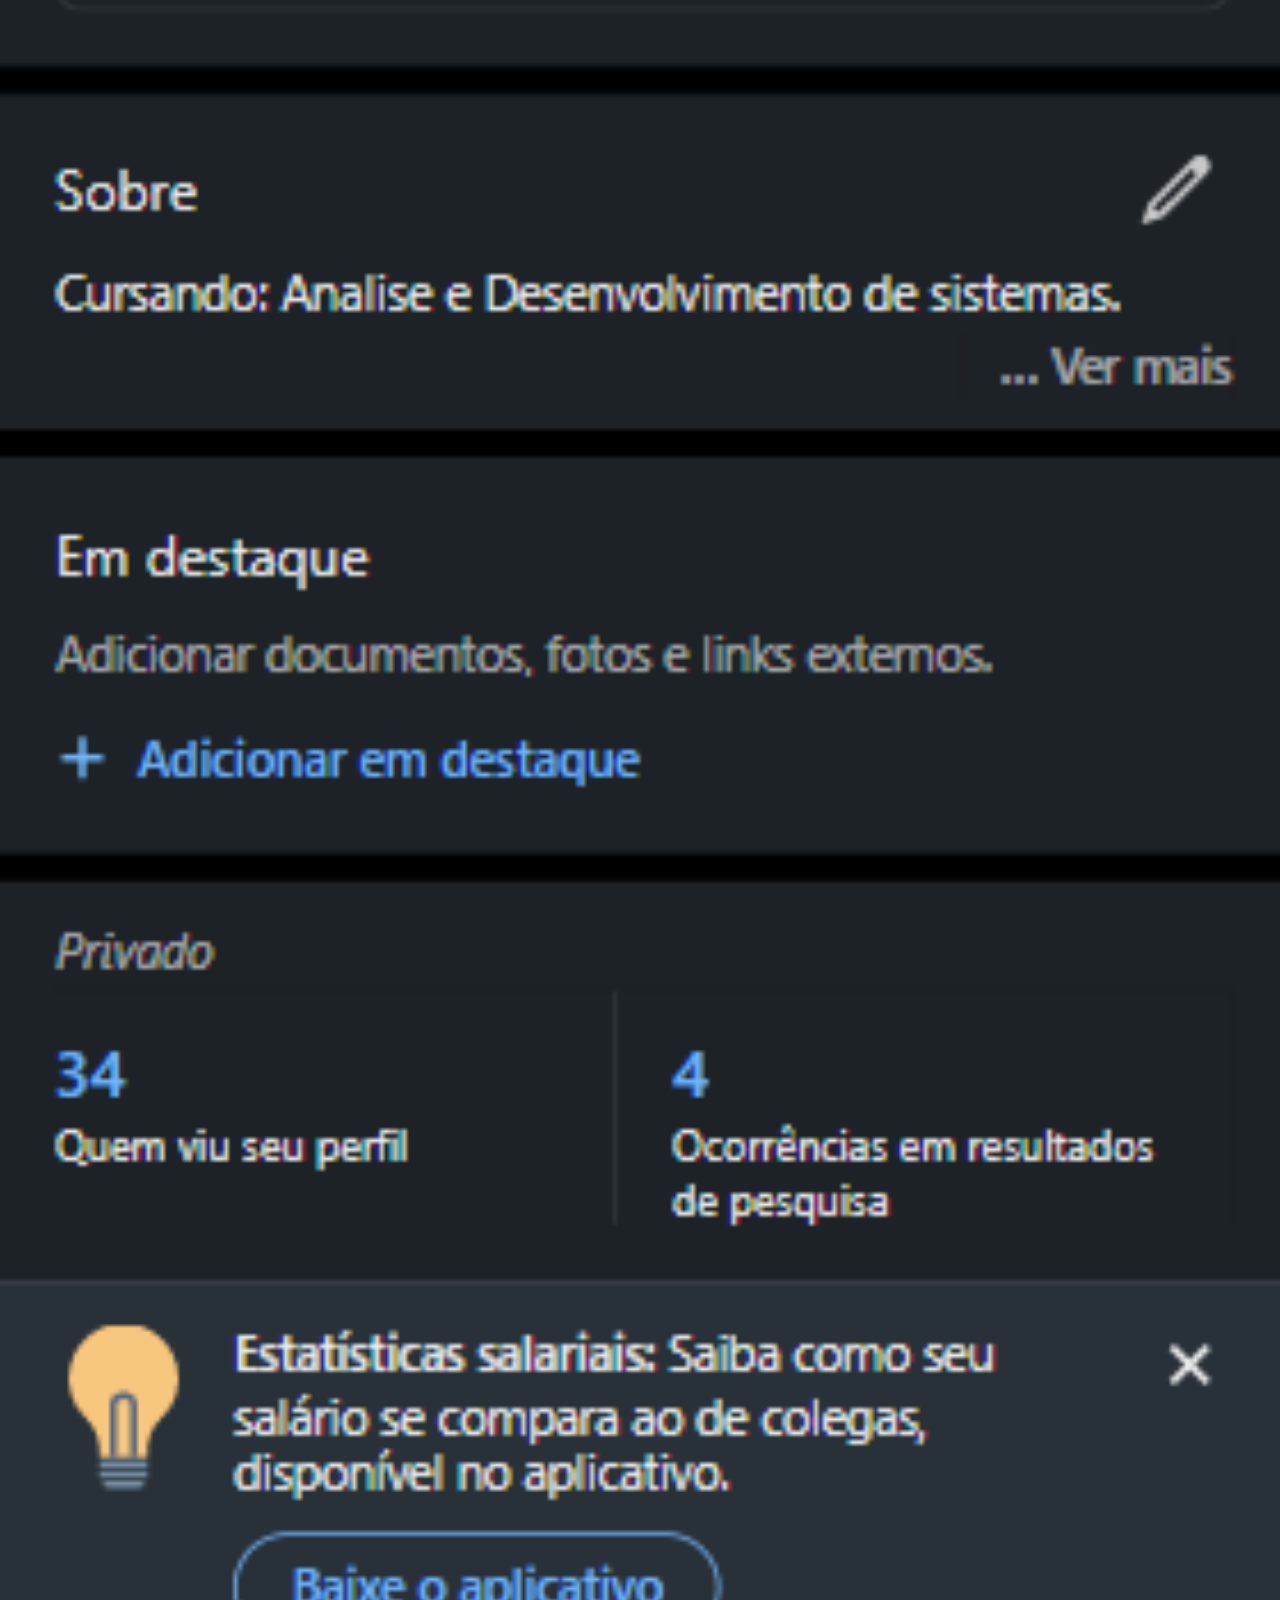
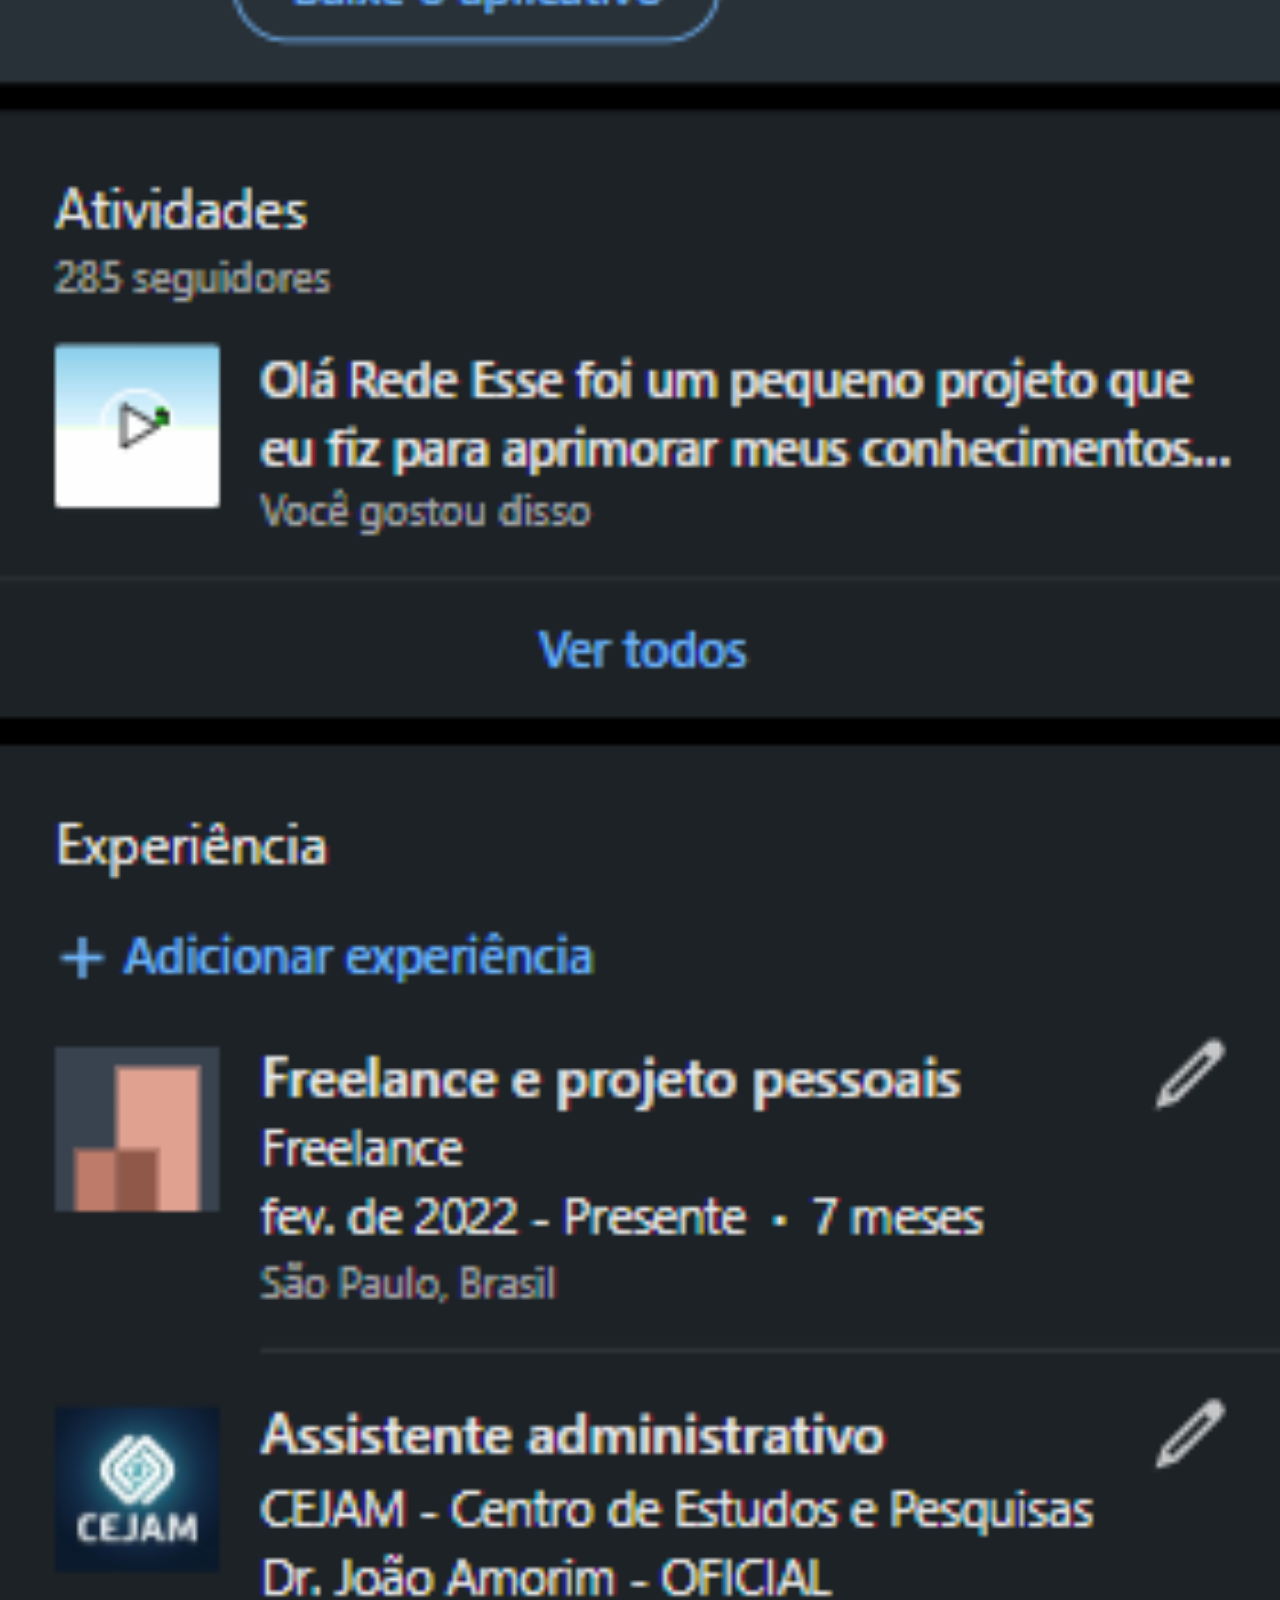
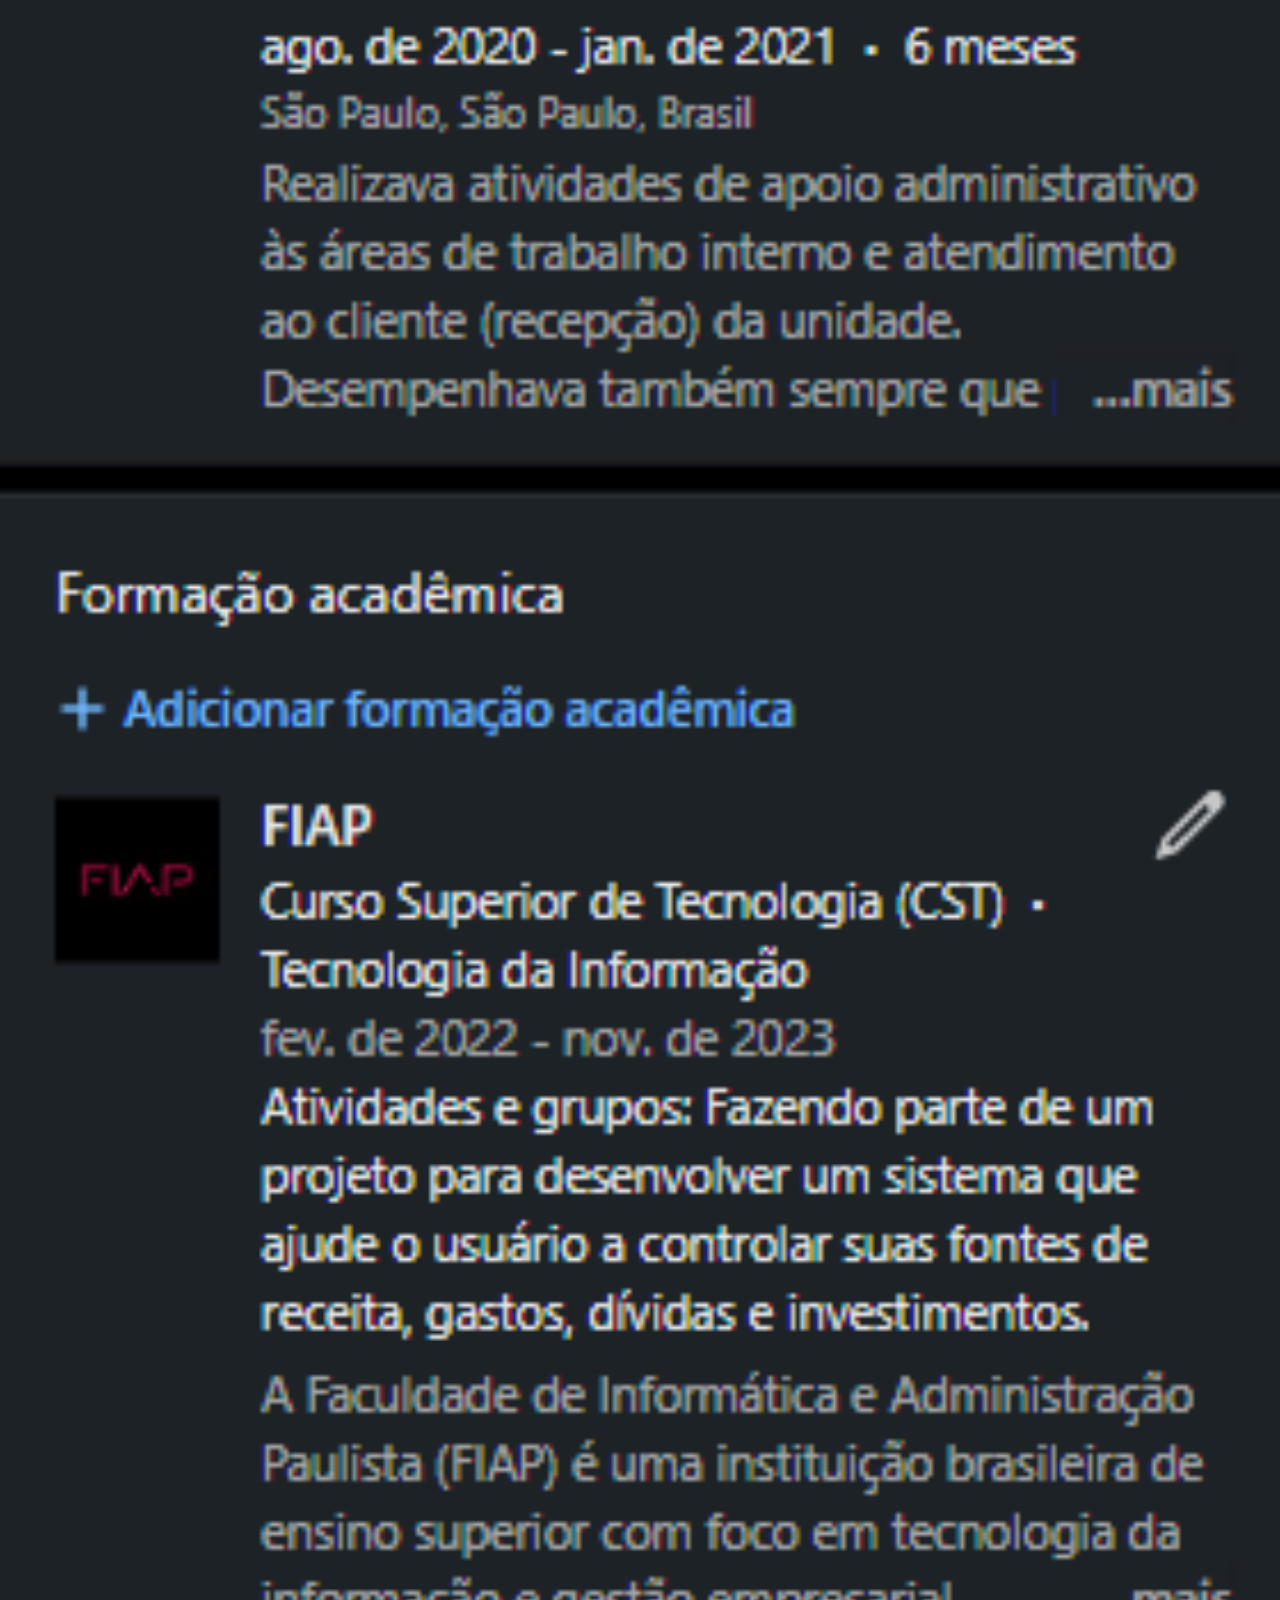
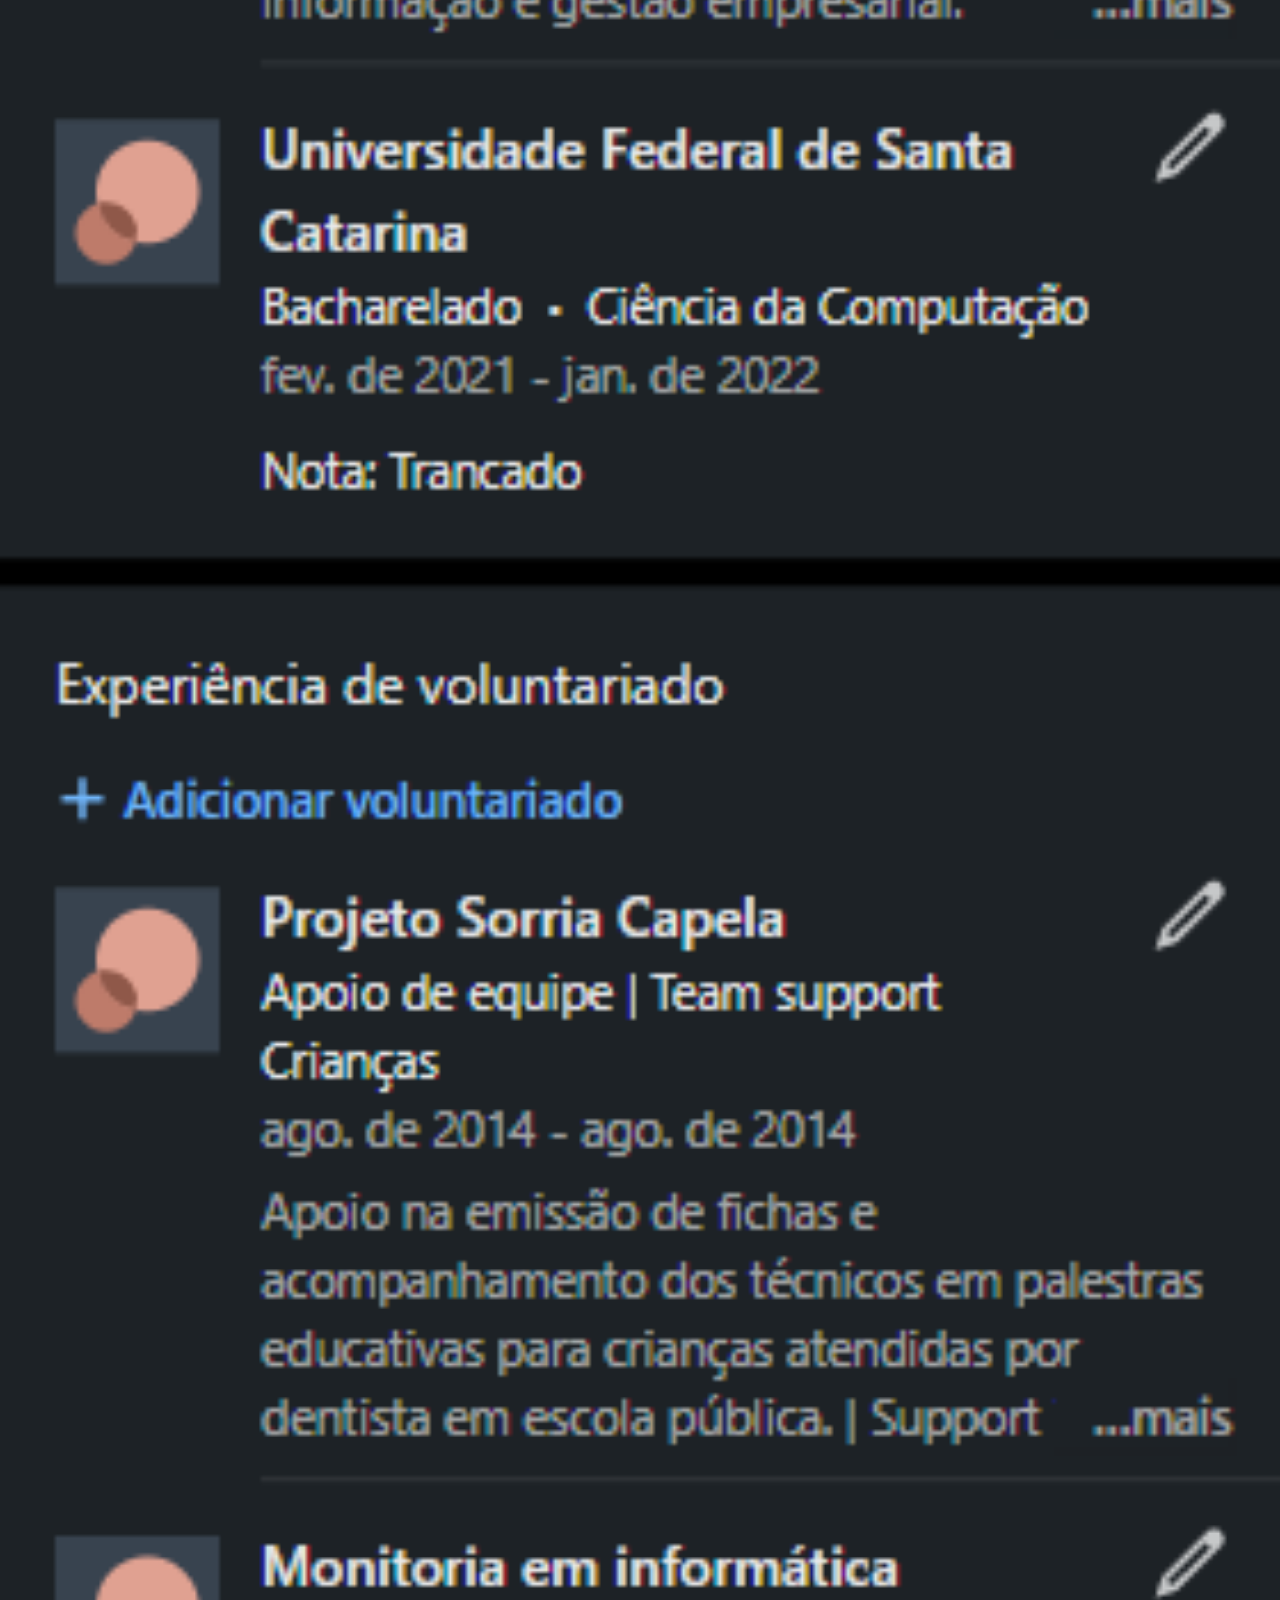
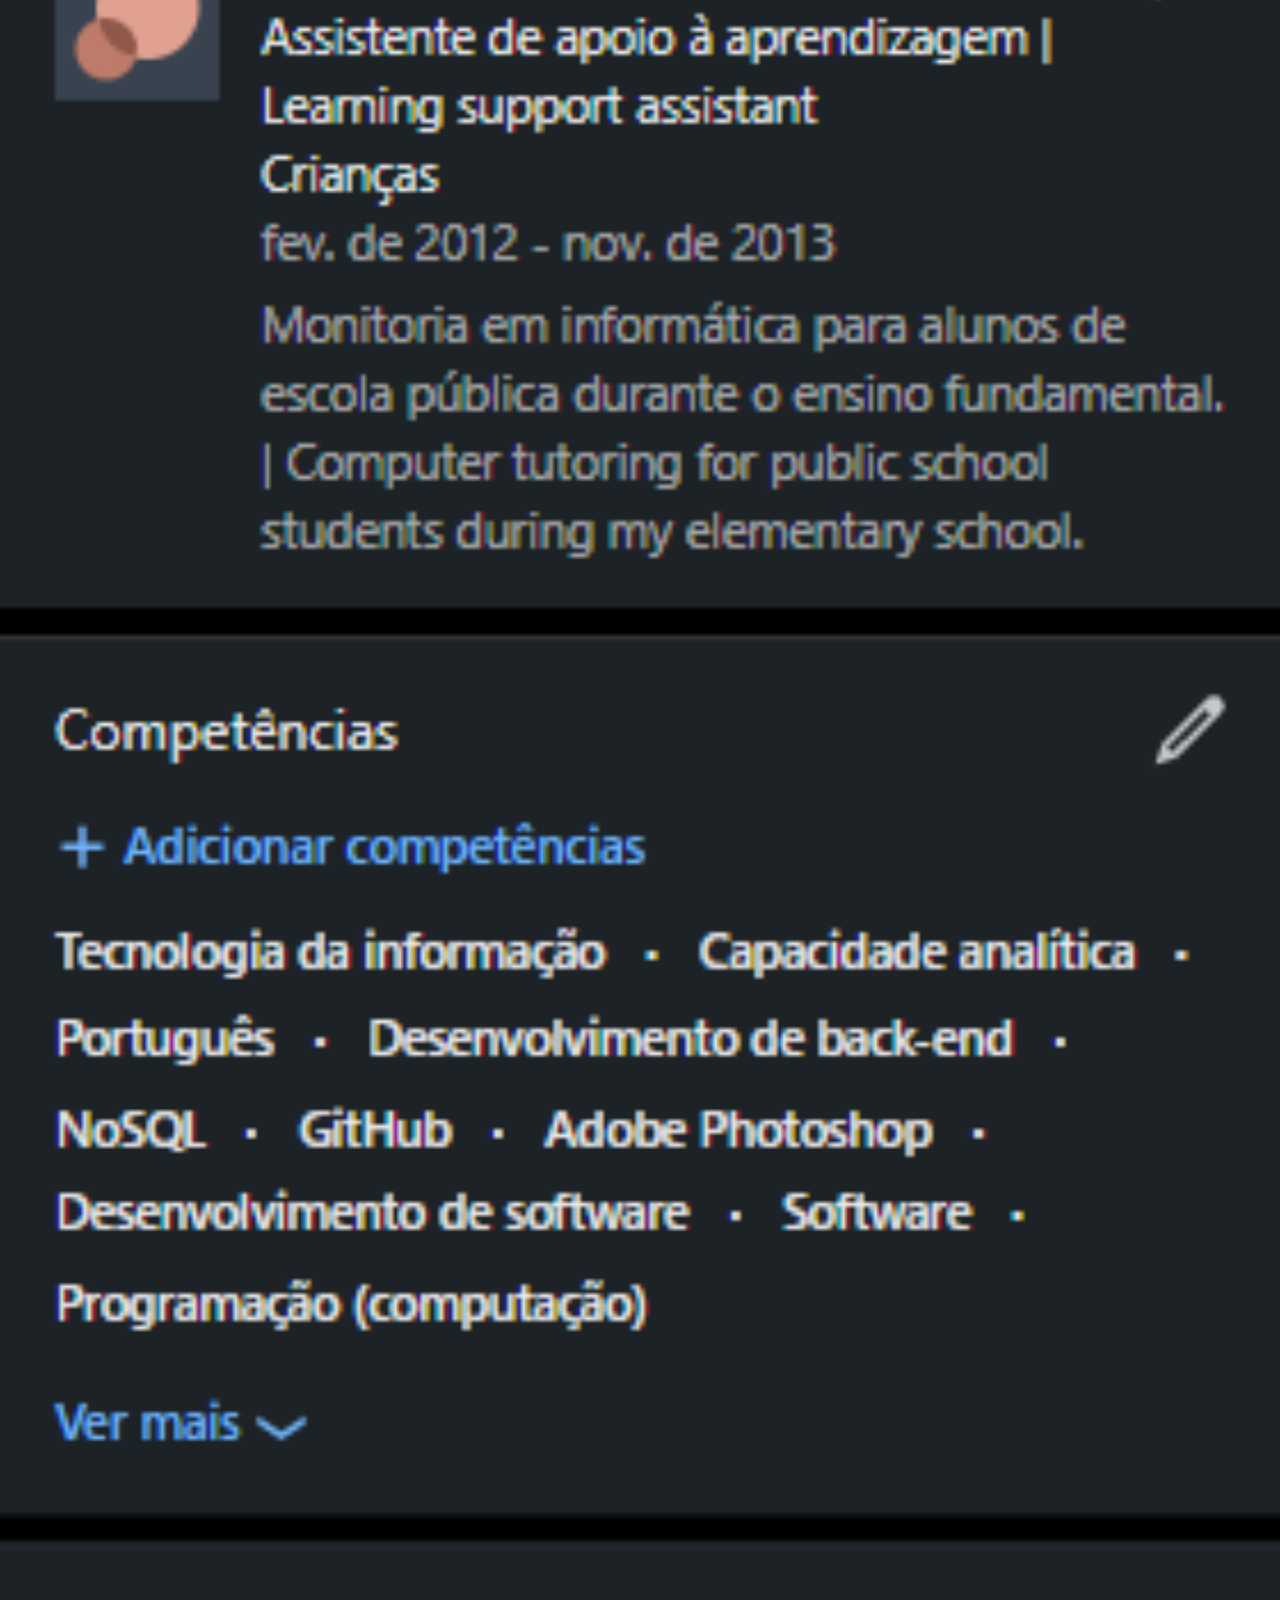
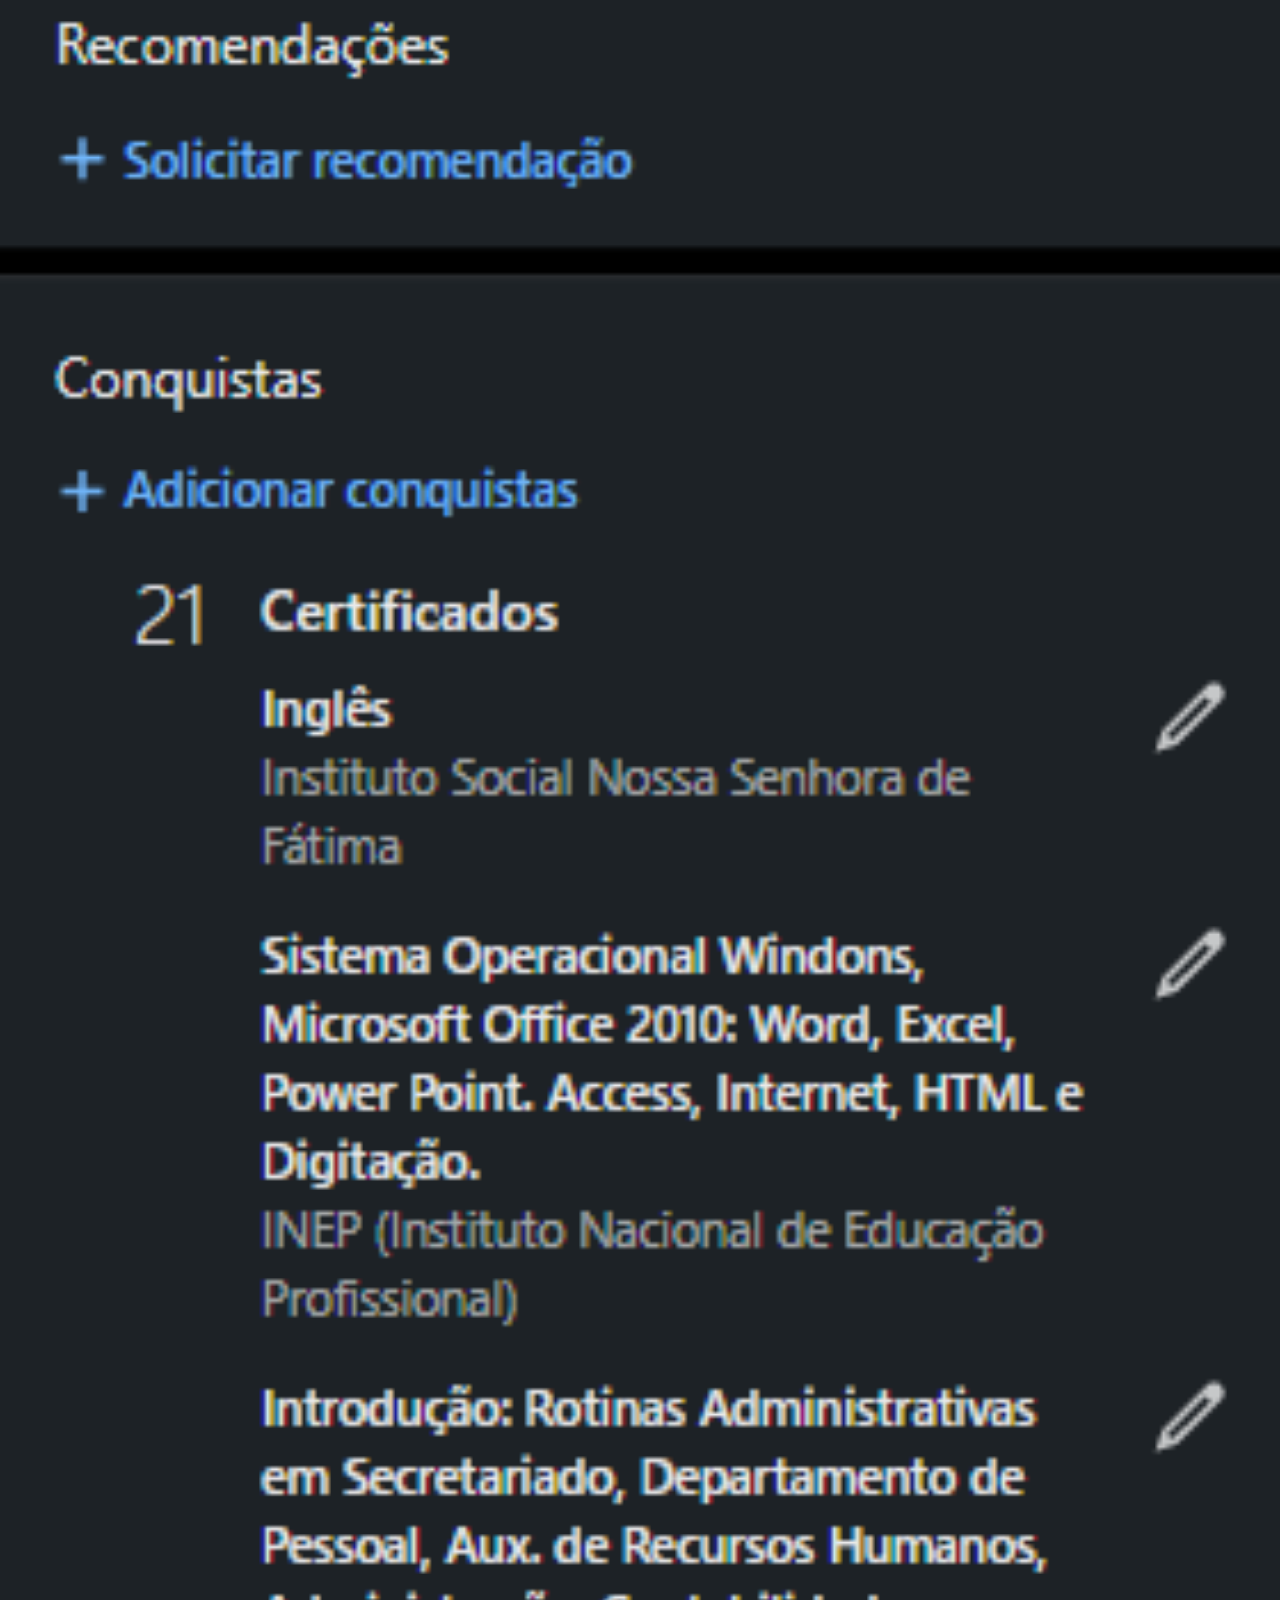
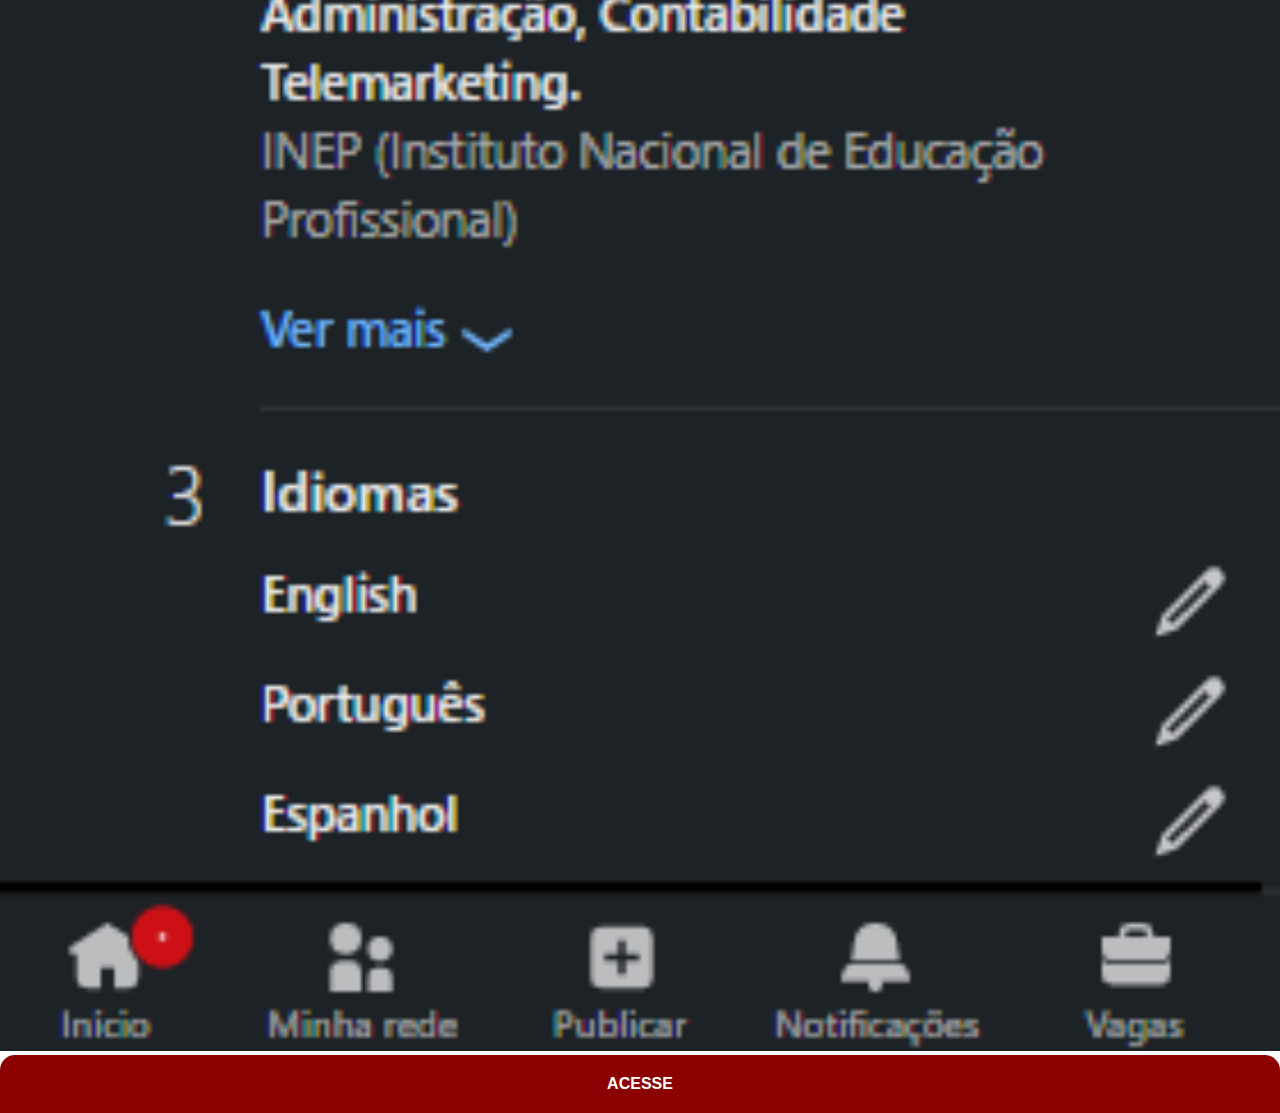
<file: linkedin.html>
<!DOCTYPE html>
<html lang="pt-br">
<head>
    <meta charset="UTF-8">
    <meta http-equiv="X-UA-Compatible" content="IE=edge">
    <meta name="viewport" content="width=device-width, initial-scale=1.0">
    <title>Linkedin</title>
    <link rel="stylesheet" href="assets/styles/social.css">
</head>
<body>
    <img src="assets/images/tela-linkedin.png" alt="Linkedin">
    <a href="https://www.linkedin.com/in/wendelmendes1/" target="_blank">ACESSE</a>
</body>
</html>
</file>
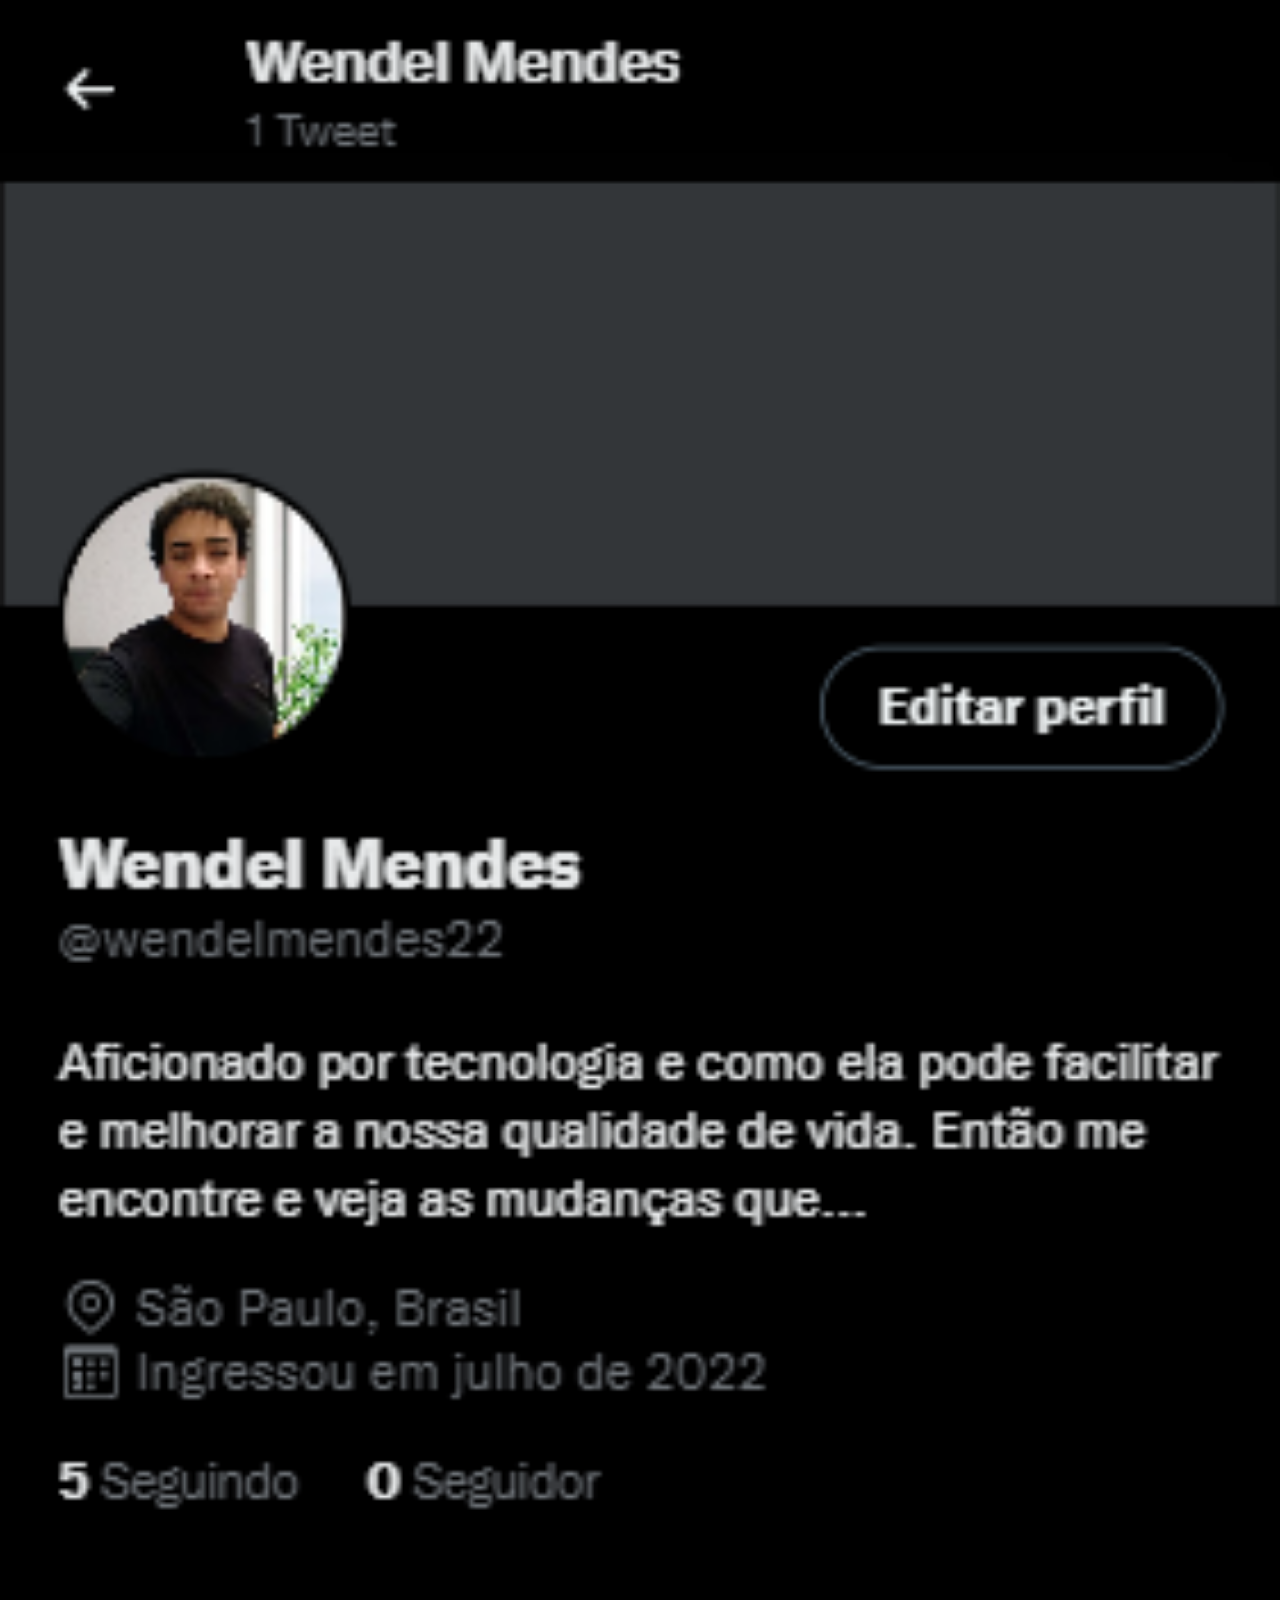
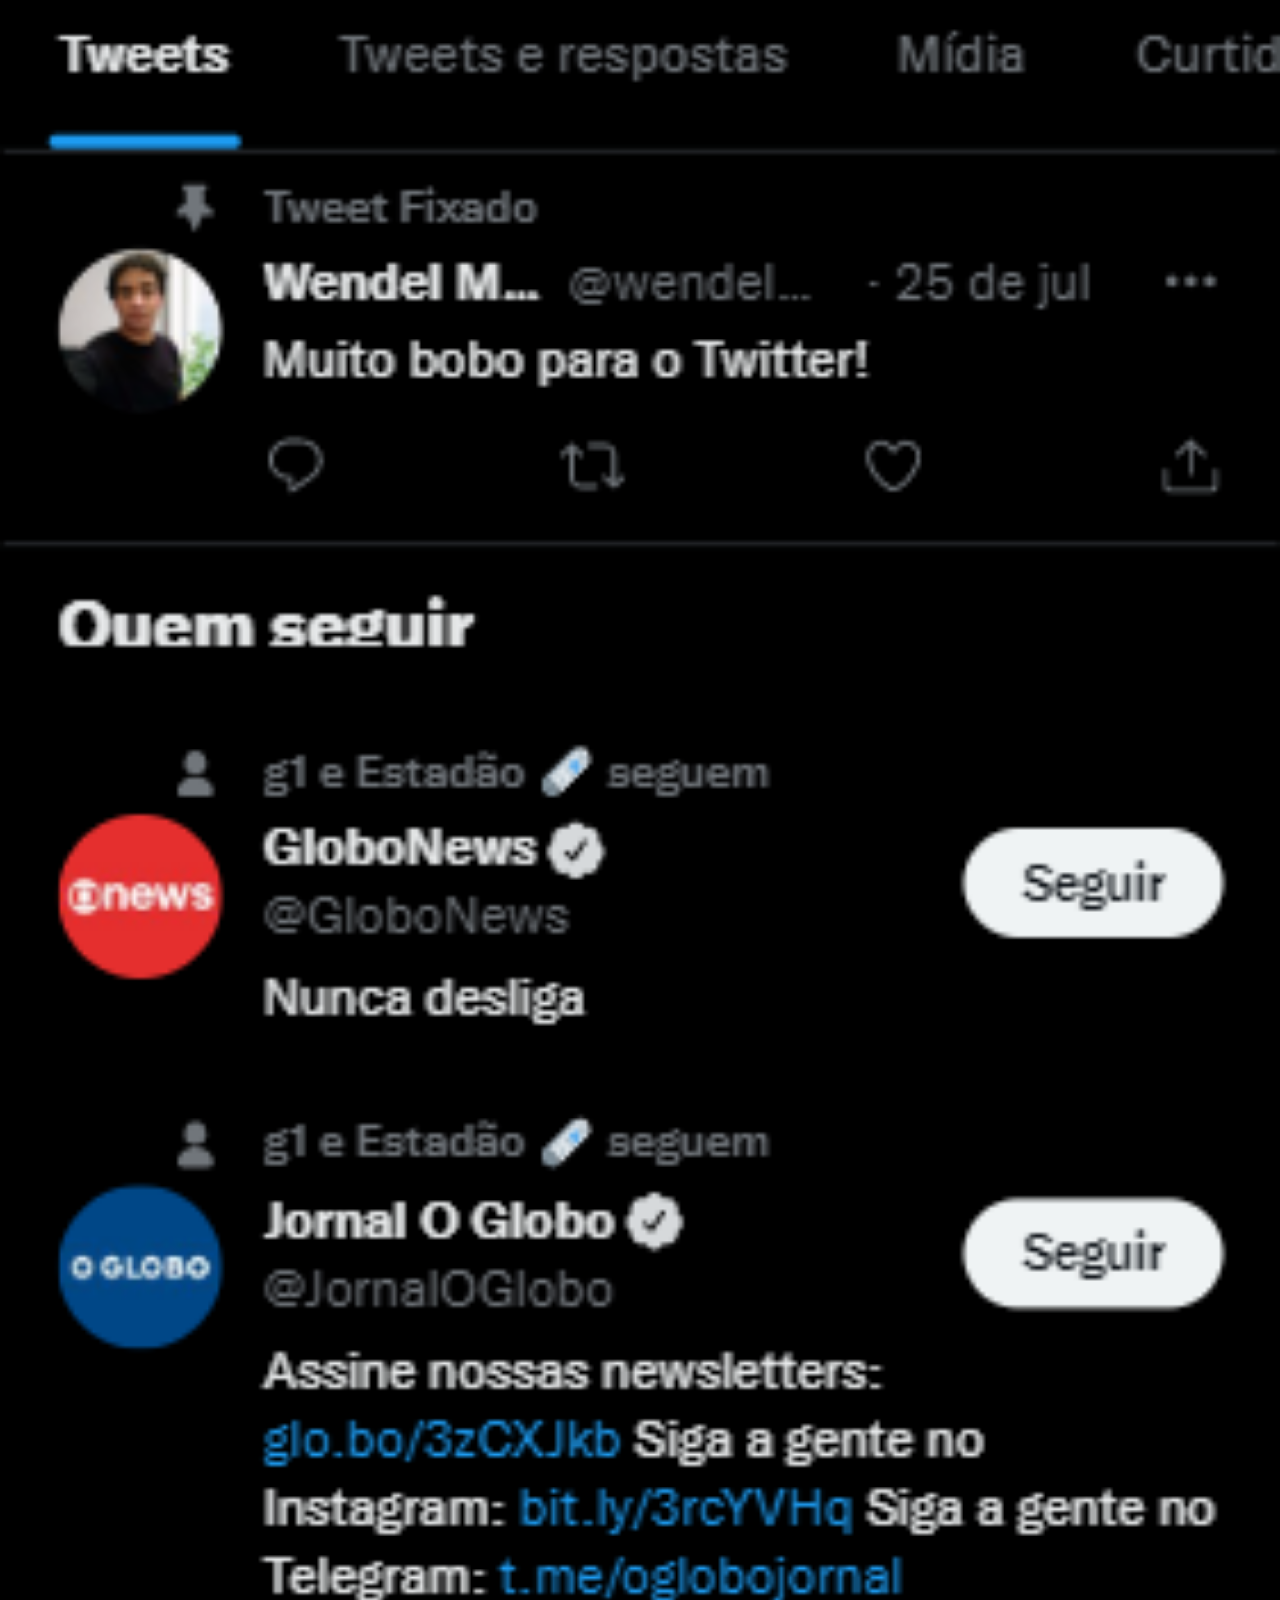
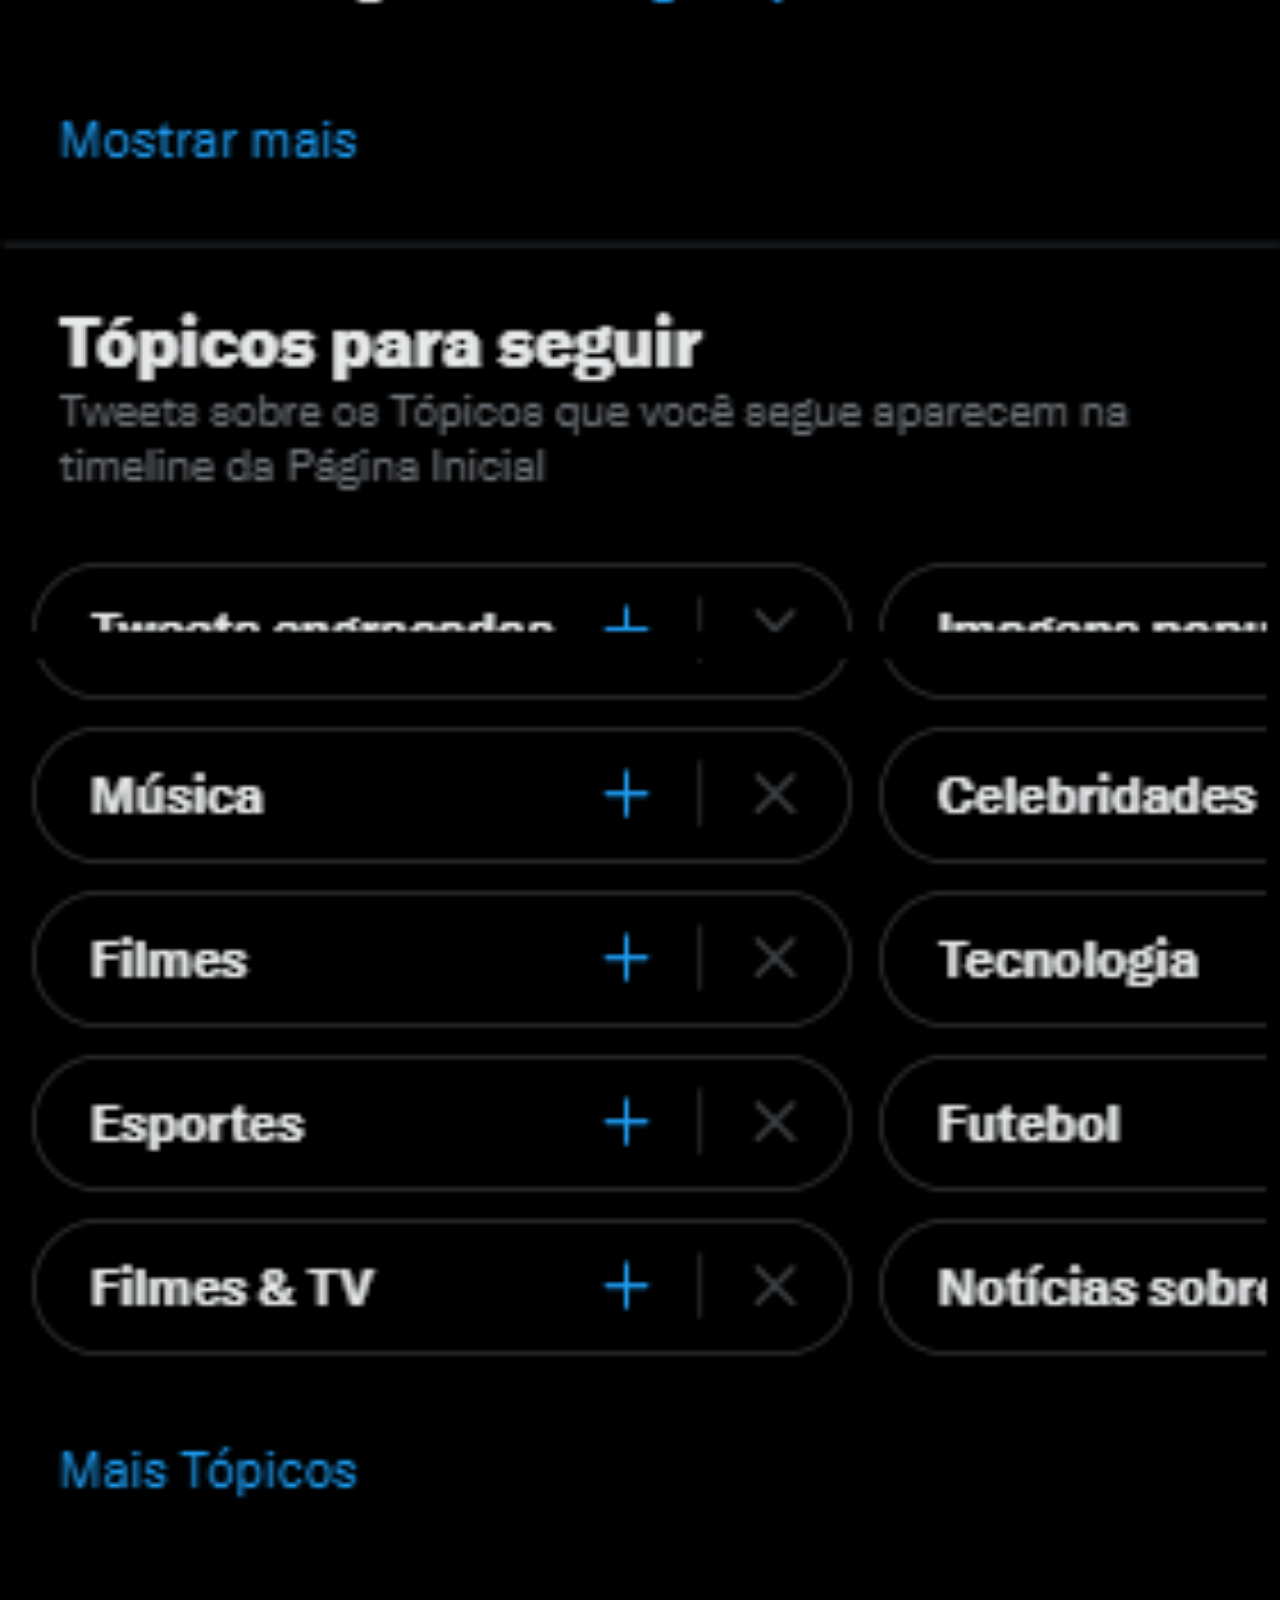
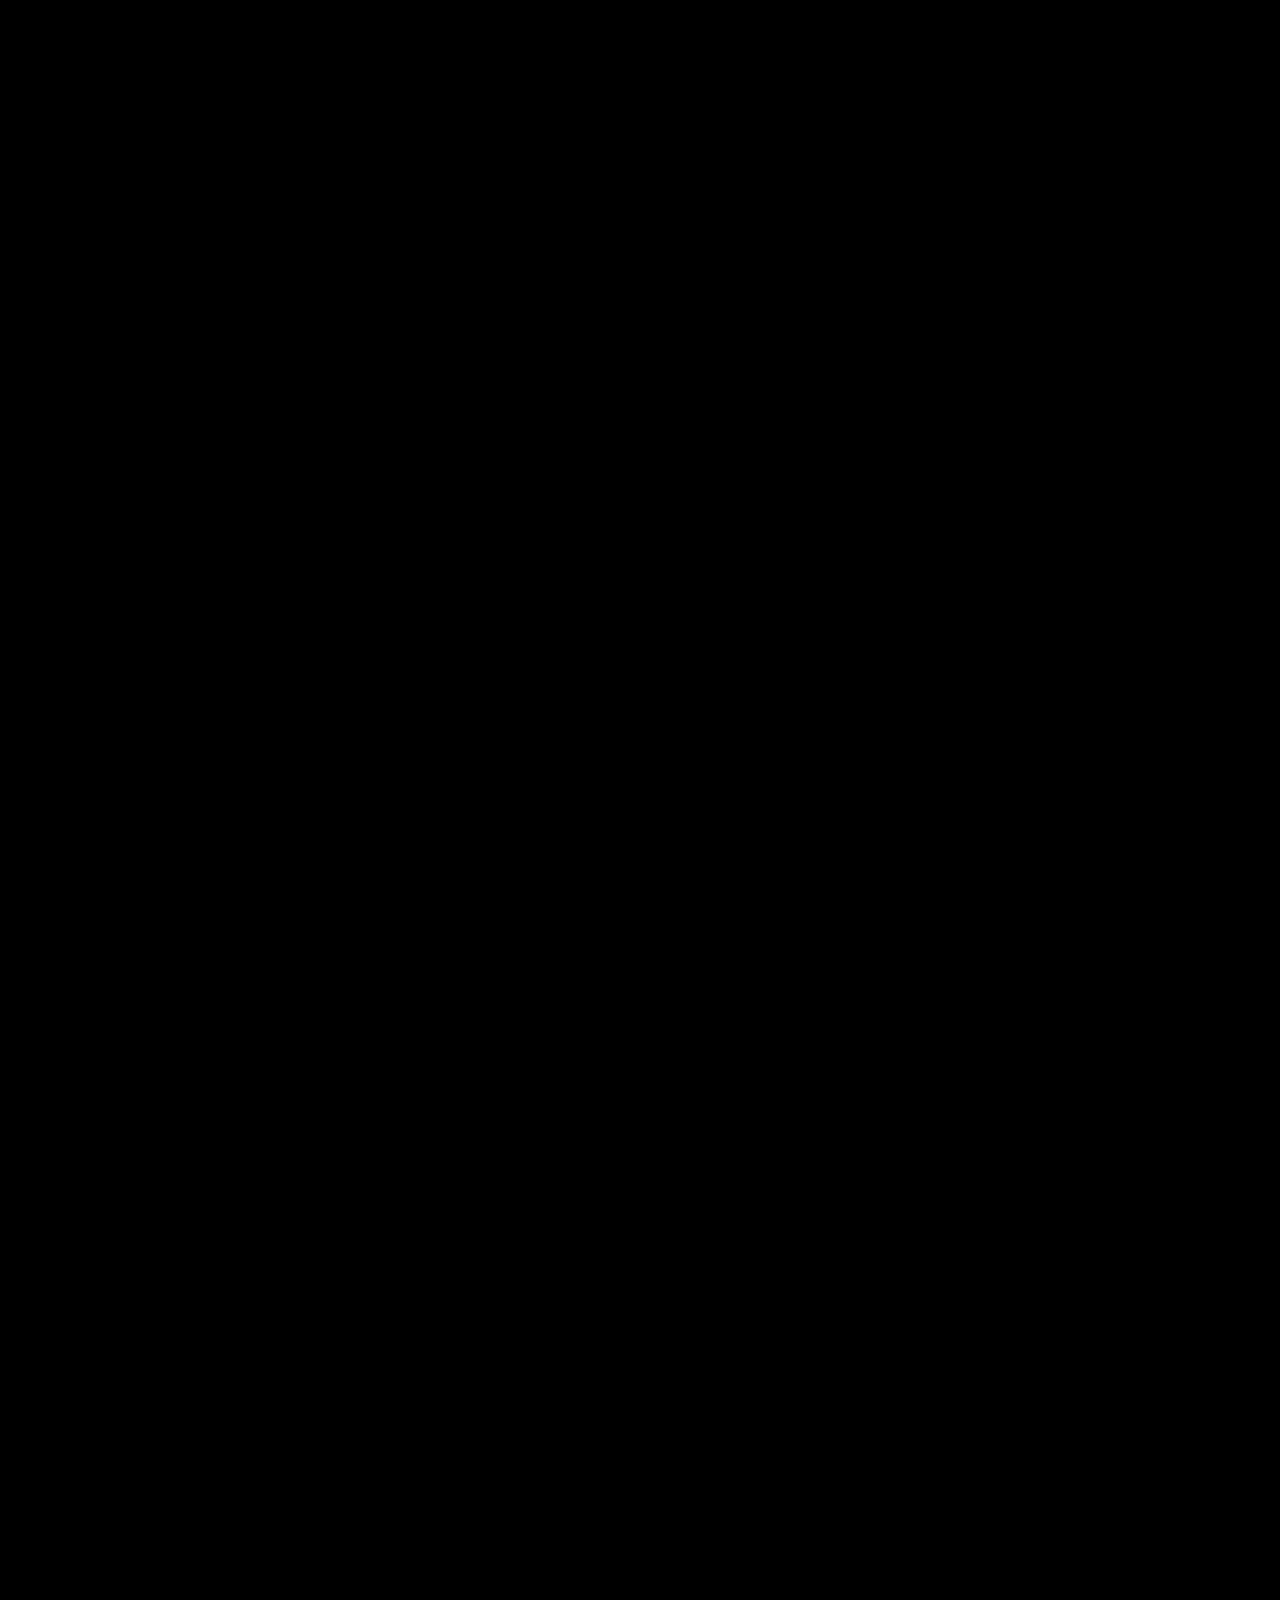
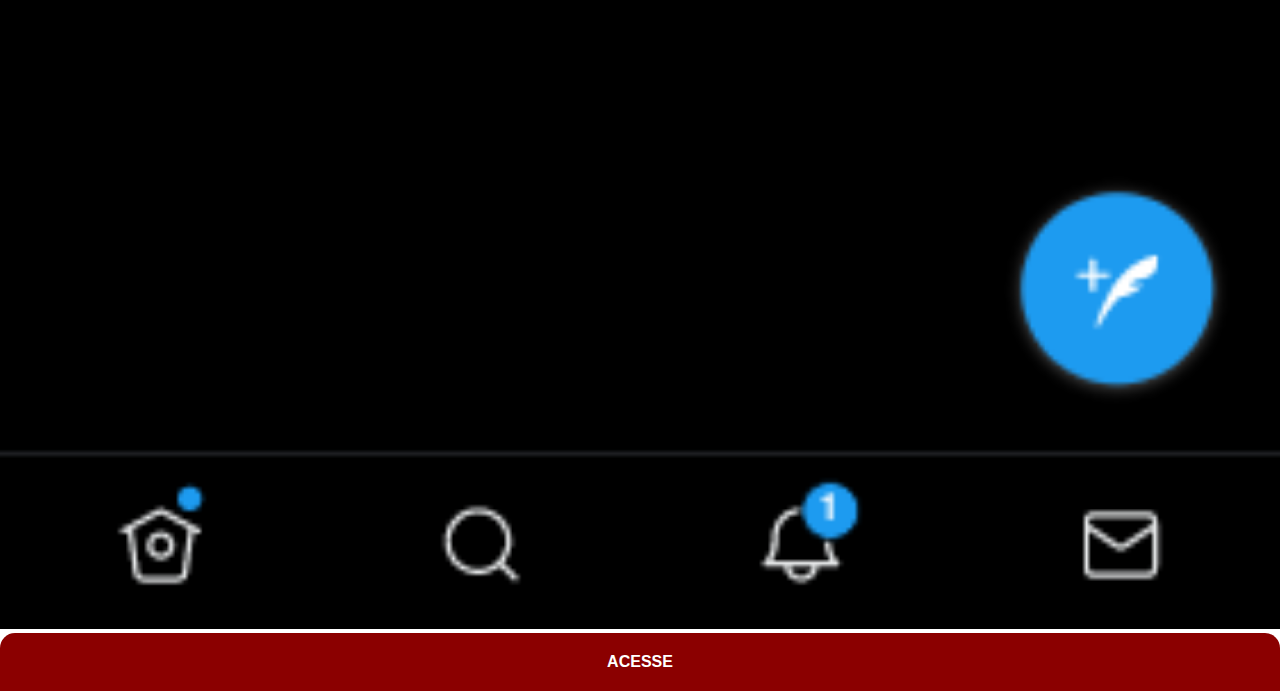
<file: twitter.html>
<!DOCTYPE html>
<html lang="pt-br">

<head>
    <meta charset="UTF-8">
    <meta http-equiv="X-UA-Compatible" content="IE=edge">
    <meta name="viewport" content="width=device-width, initial-scale=1.0">
    <link rel="stylesheet" href="assets/styles/social.css">
    <title>Twitter</title>
</head>

<body>
    <img src="assets/images/tela-twitter.png" alt="Twitter">
    <a href="https://twitter.com" target="_blank">ACESSE</a>
</body>

</html>
</file>
<file: assets/styles/style.css>
@charset "uft-8";

* {
    margin: 0;
    padding: 0;
    font-family: sans-serif;
}

html, body {
    height: 100vh;
    width: 100vw;
    background-color: #171515;
}

::-webkit-scrollbar {
    width: 0px;
    height: 0px;
}

body {
    background: url(../images/fundo-madeira.jpg) no-repeat top center;
    background-size: cover;
    background-attachment: fixed;
}

main {
    position: relative;
    height: 100vh;
}

section#telefone {
    position: absolute;
        top: 50%;
        left: 50%;
        transform: translate(-50%, -50%);
    height: 627px;
    width: 311px;
    background: url(../images/frame-iphone.png) no-repeat;
}

#scroll {
    float: left;
    display: none;
}



iframe#tela {
    position: relative;
        top: 80px;
        left: 22px;
    width: 267px;
    height: 471px;
}

section#redes-sociais {
    text-align: right;
}

section#redes-sociais img {
    width: 50px;
    margin: 10px;
    border-radius: 50%;
    box-shadow: 2px 2px 5px black rgba(0,0,0,0.400);
}

section#redes-sociais img:hover {
    border: 2px solid rgba(255, 255, 255, 0.596);
    margin: 15px;
    padding: 5px;
    width: 70px;
    box-shadow: 5px 5px 10px black rgba(0, 0, 0, 0.600);
    transition: 0.4s;
}
</file>
<file: assets/styles/social.css>
* {
    margin: 0;
    padding: 0;
    font-family: sans-serif;
}

::-webkit-scrollbar {
    width: 0px;
    height: 0px;
}

img {
    width: 100vw;
}

a {
    display: block;
    background-color: darkred;
    color: white;
    padding: 20px;
    text-align: center;
    font-weight: bolder;
    text-decoration: none;
    border-radius: 15px 15px 0px 0px;
}

a:hover {
    background-color: red;
}
</file>
